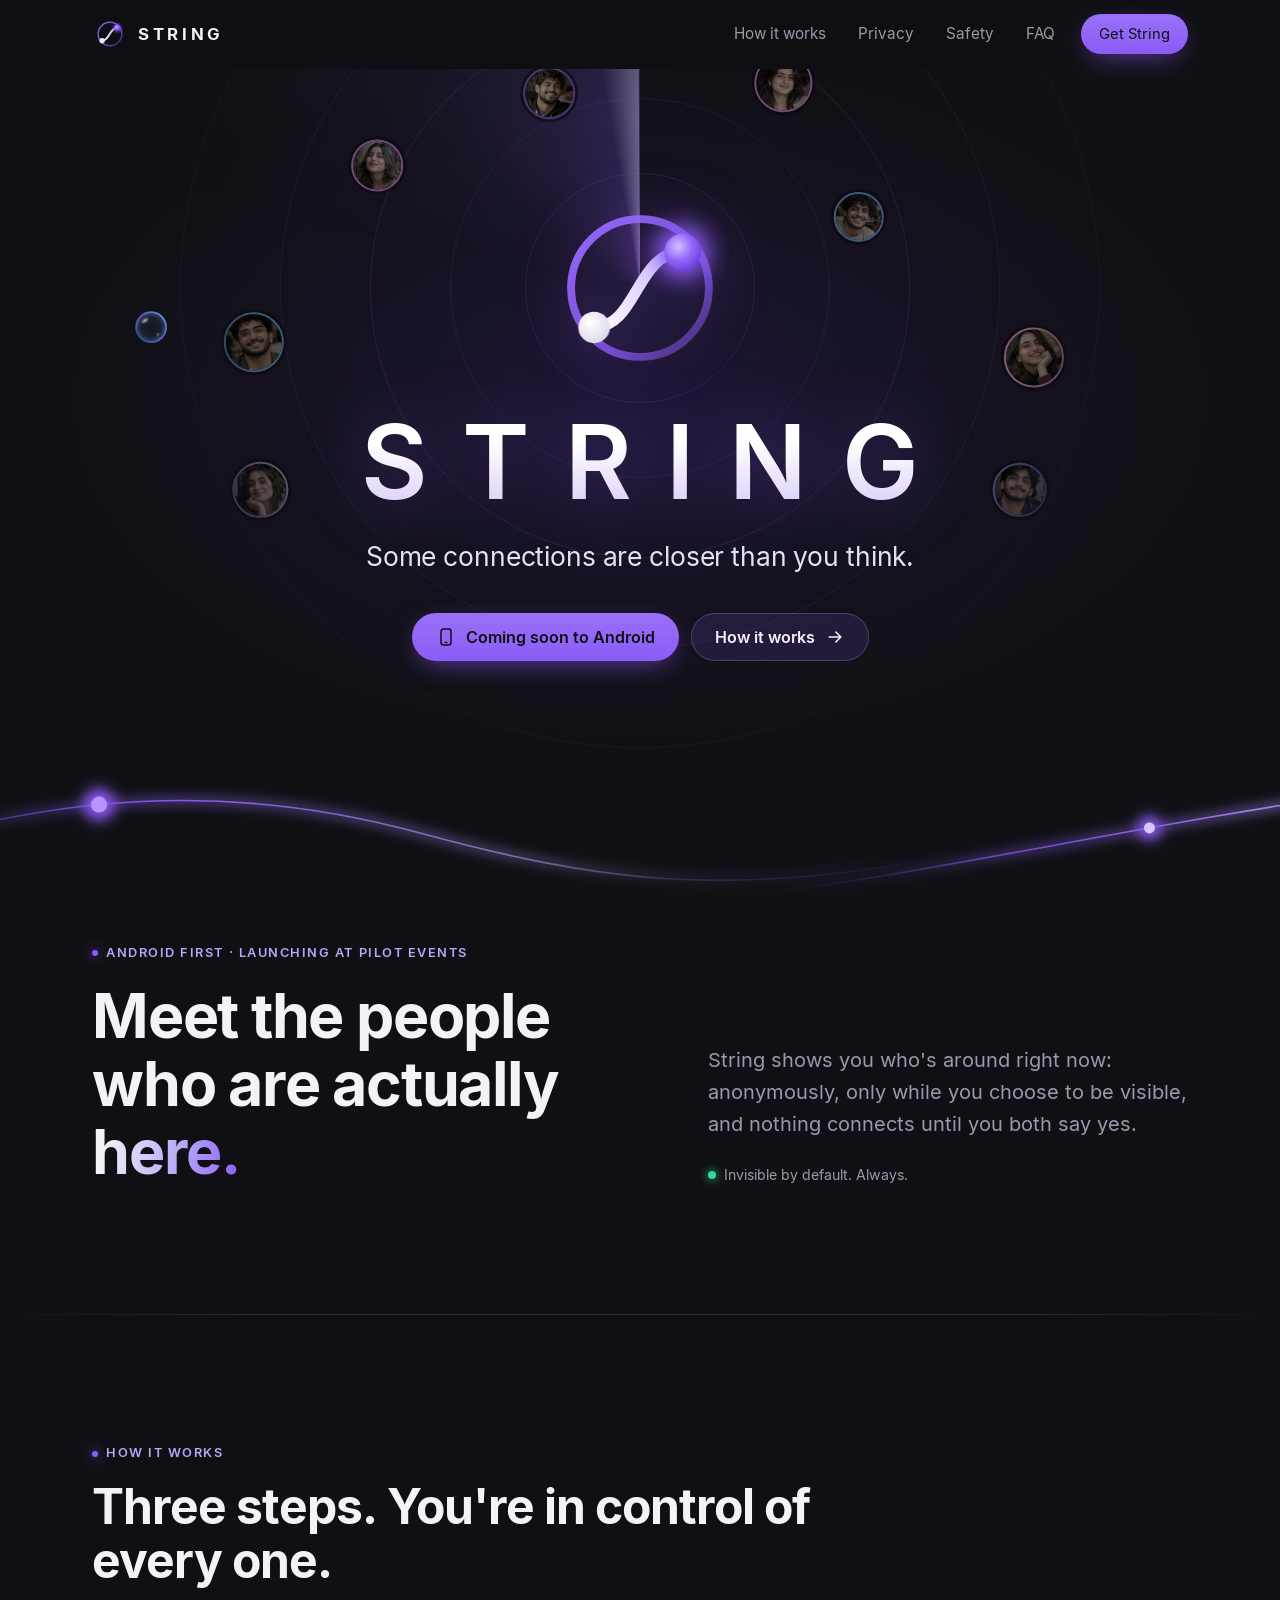
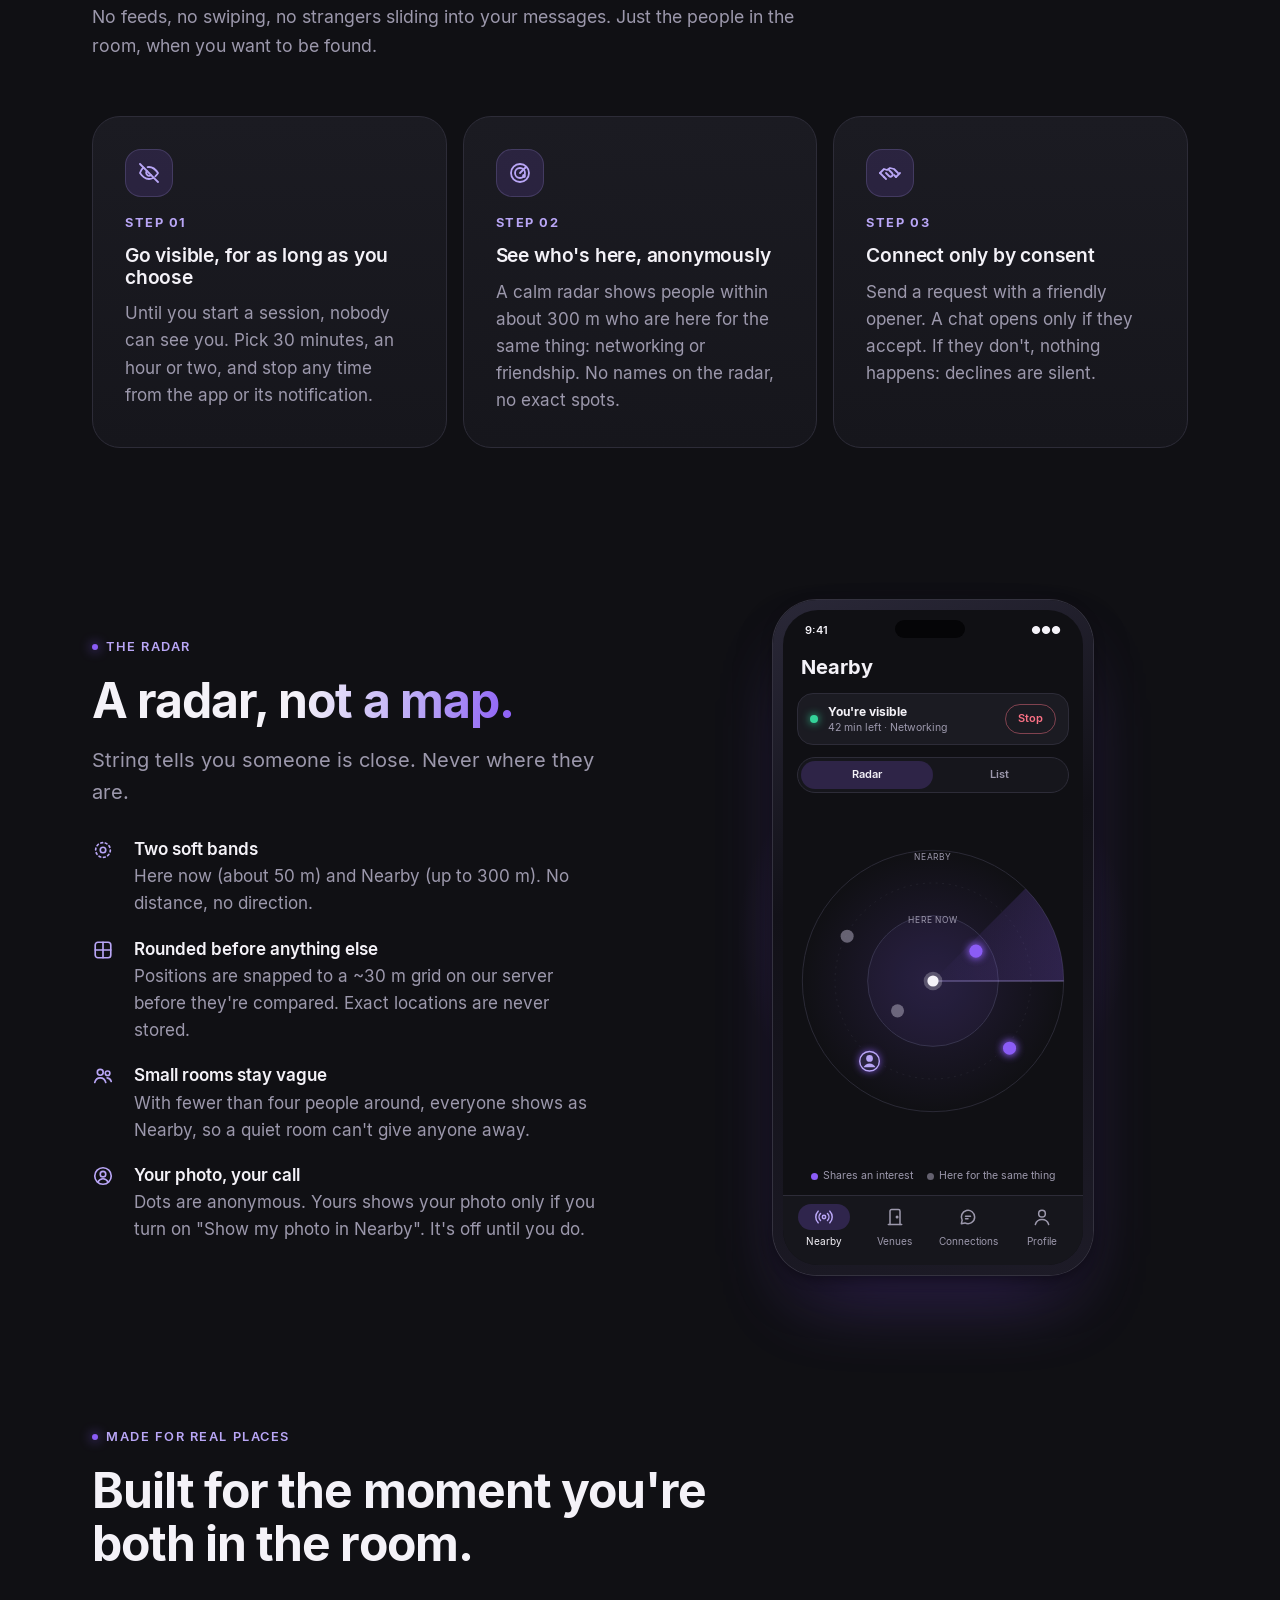
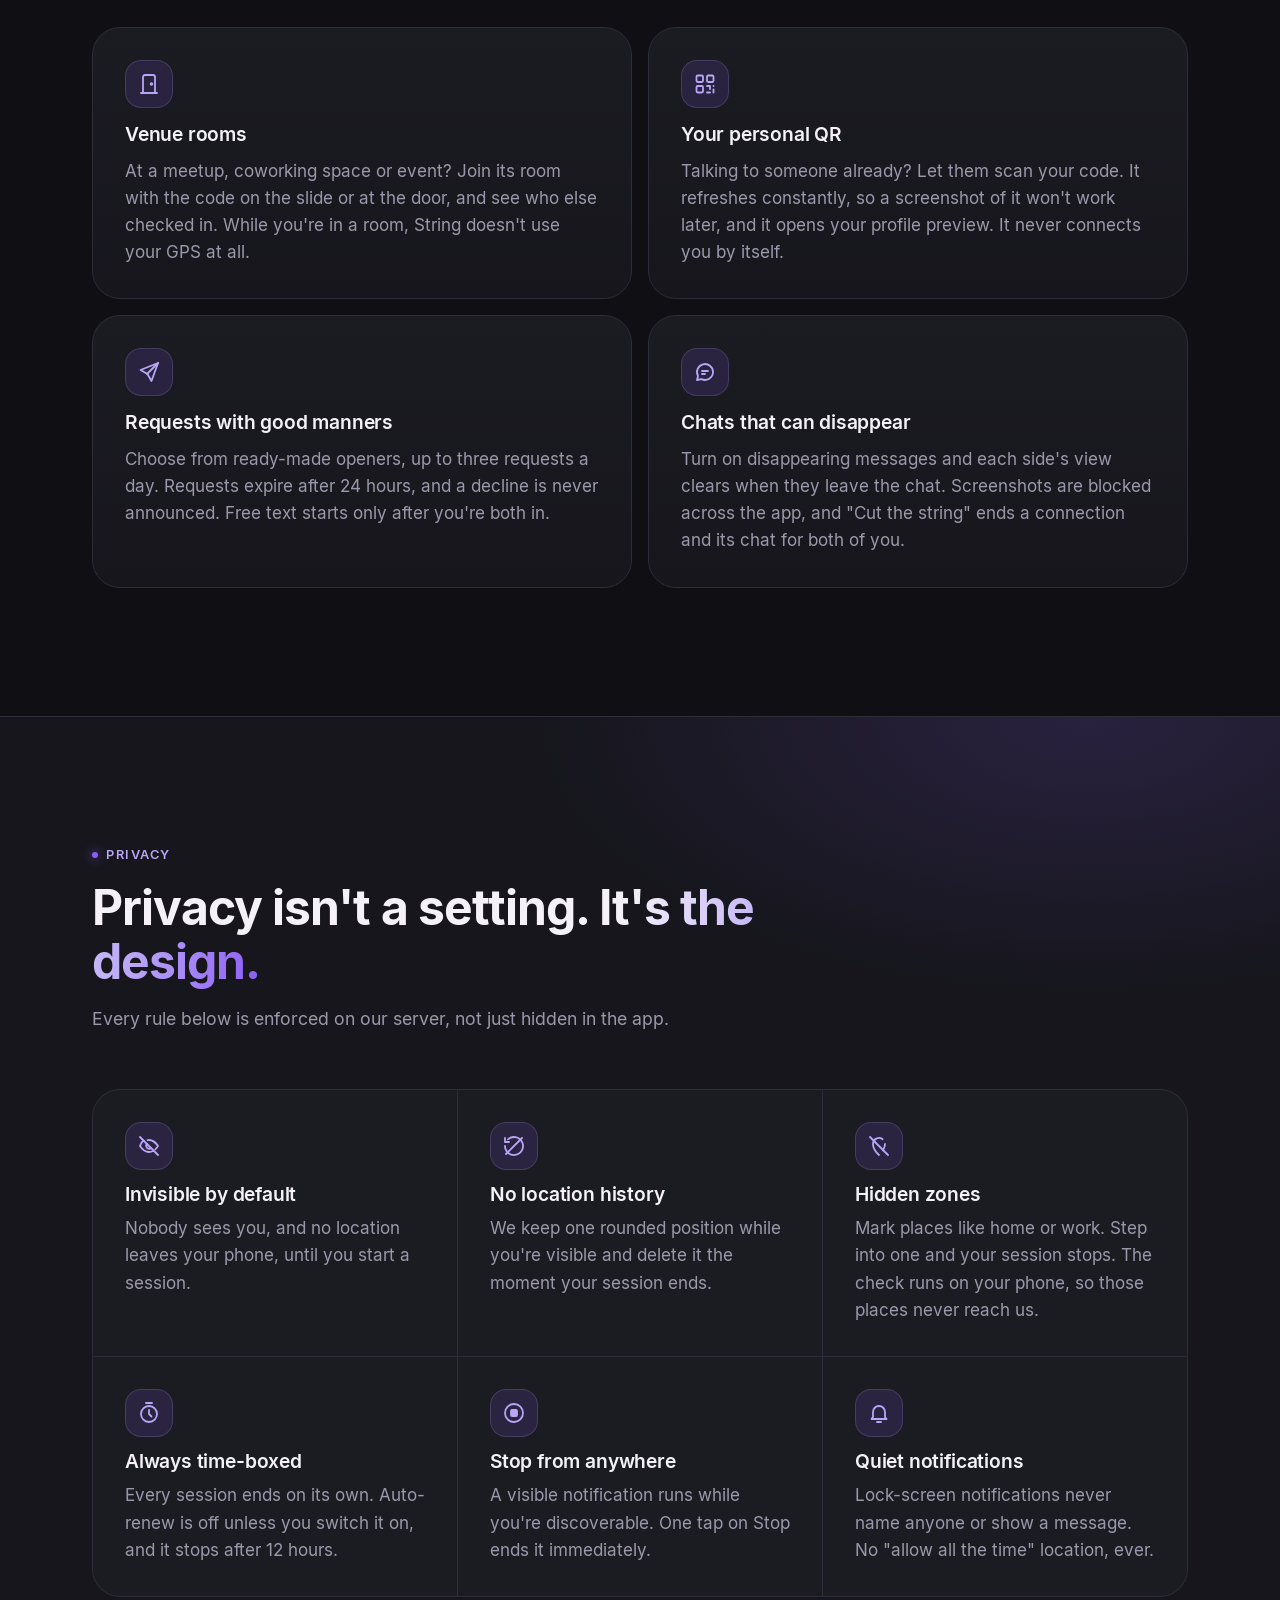
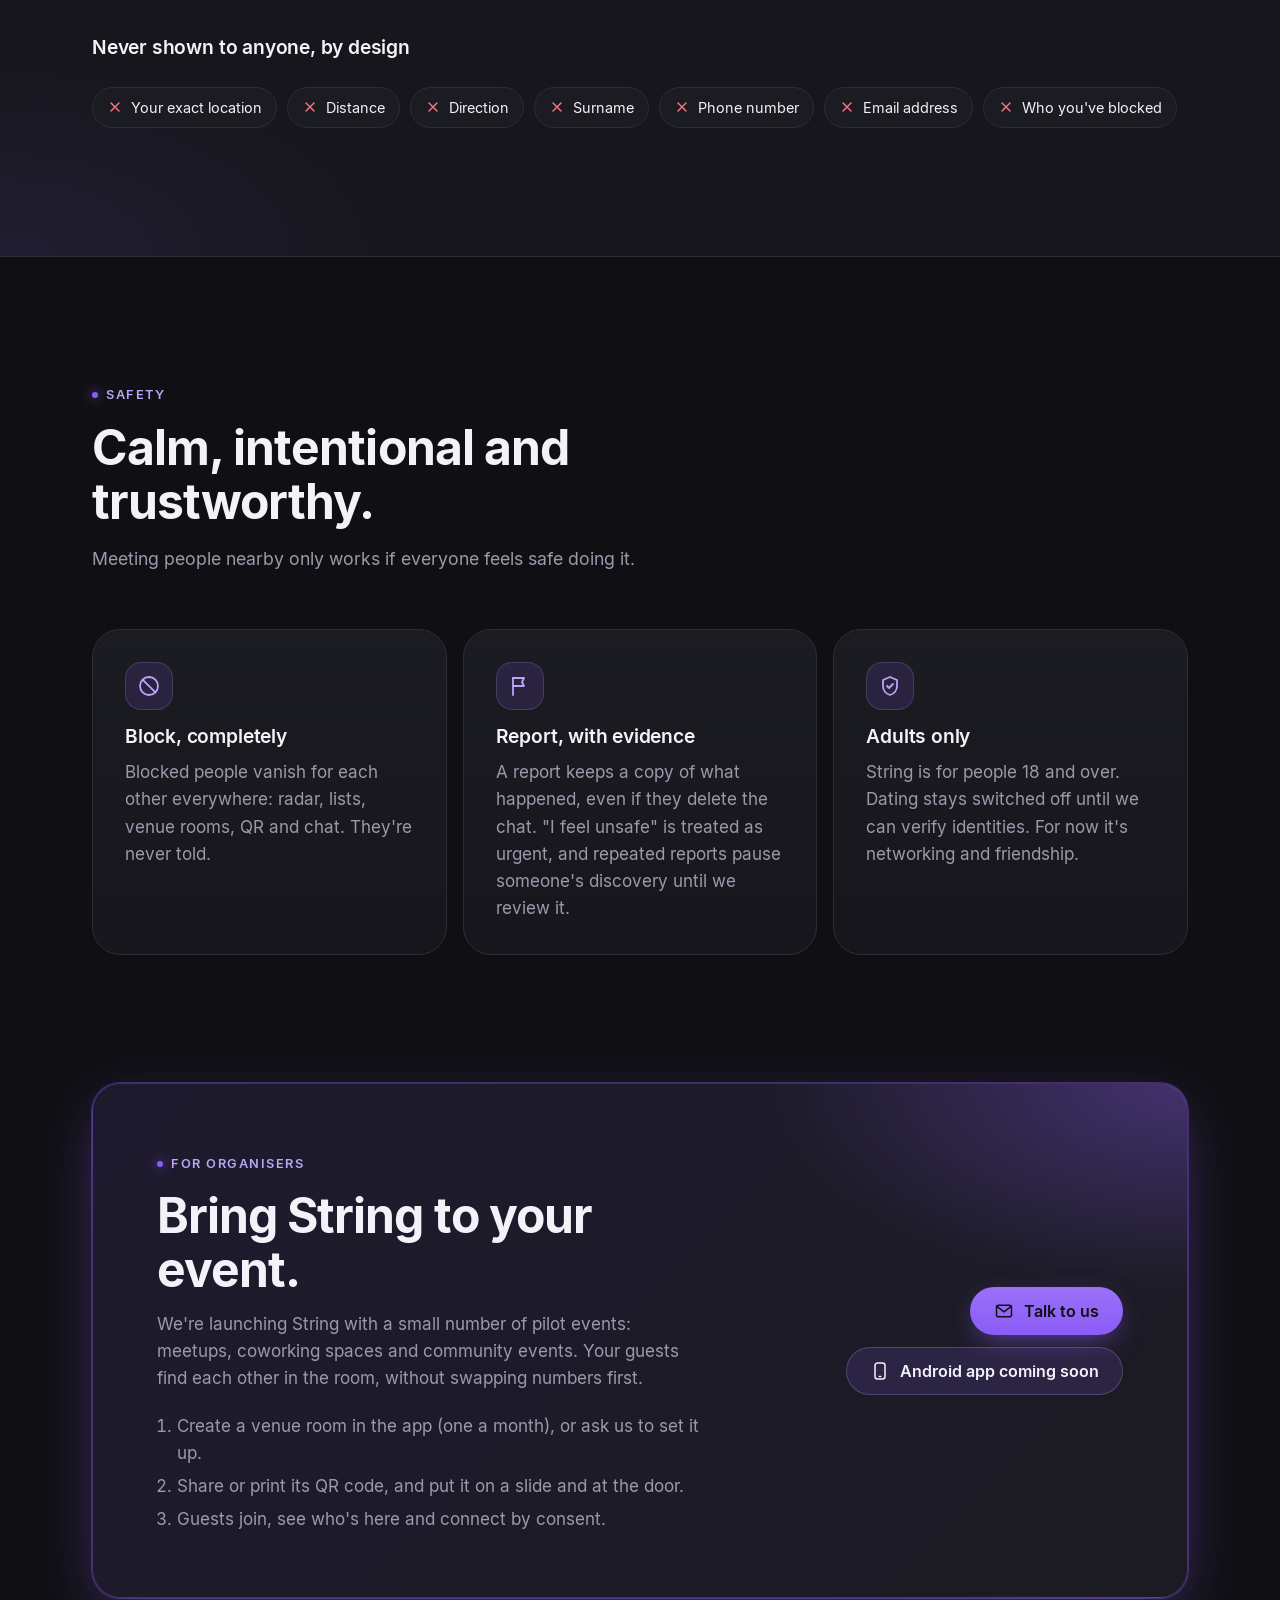
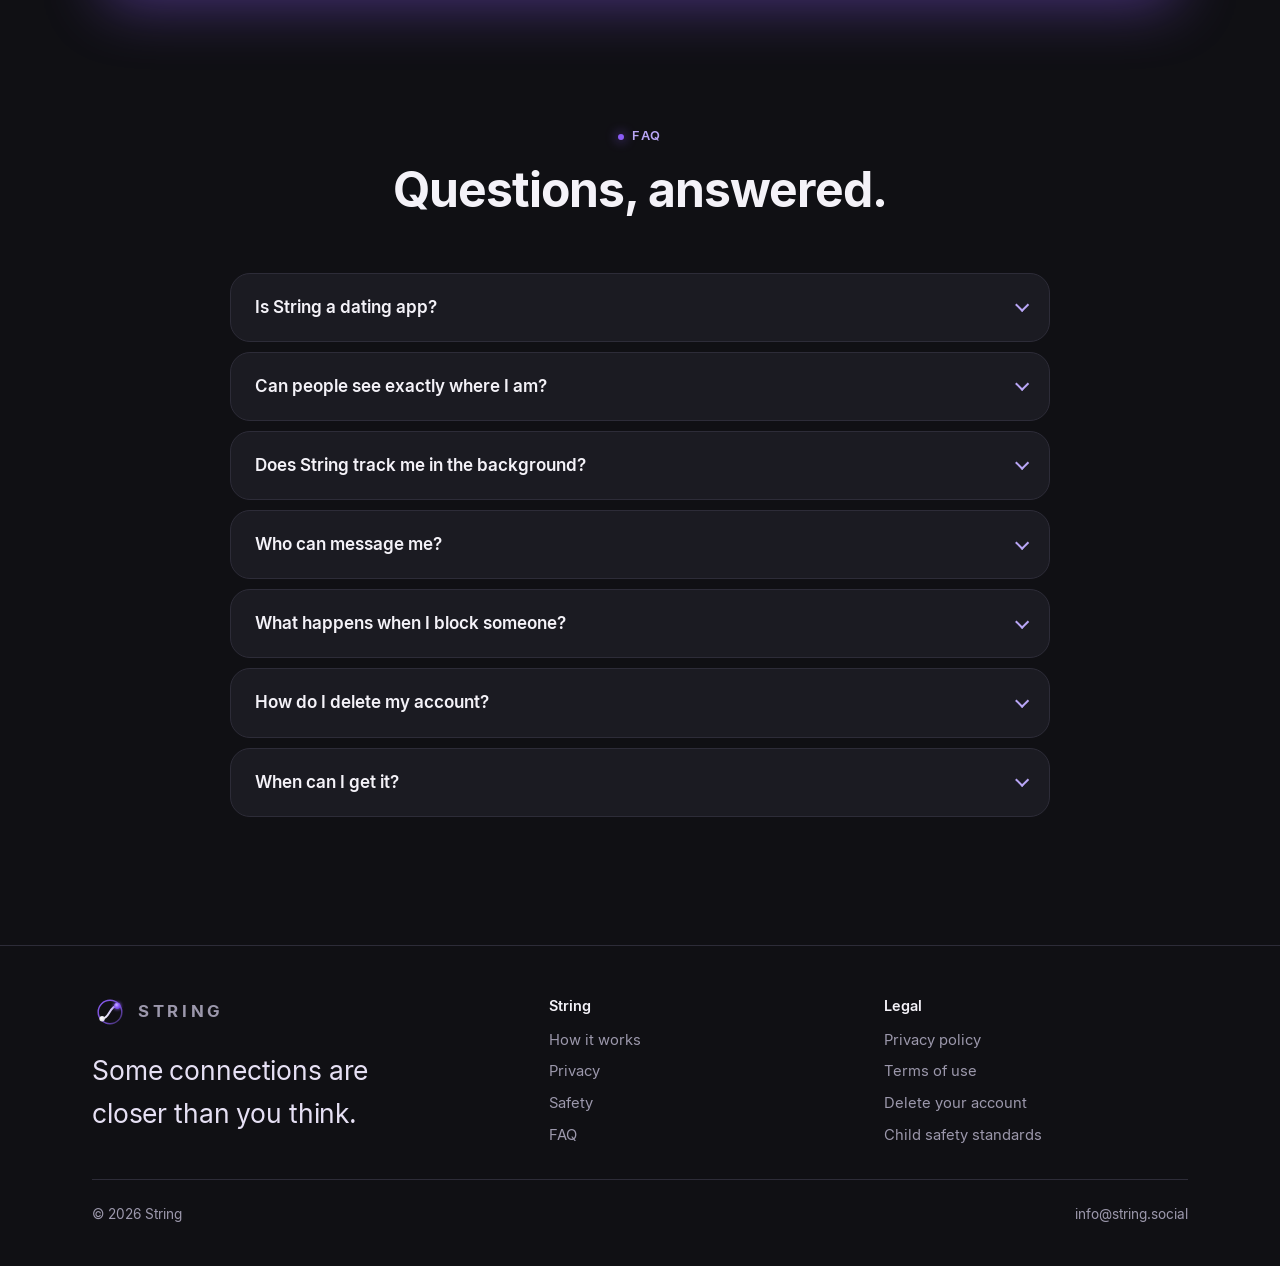
<file: index.html>
<!doctype html>
<html lang="en">
<head>
  <meta charset="utf-8">
  <meta name="viewport" content="width=device-width, initial-scale=1">
  <title>String · Meet the people who are actually here</title>
  <meta name="description" content="String shows you who's around right now: anonymously, only while you choose to be visible, and nothing connects until you both say yes.">
  <meta name="theme-color" content="#101014">
  <meta property="og:type" content="website">
  <meta property="og:title" content="String · Some connections are closer than you think">
  <meta property="og:description" content="Meet the people who are actually here. Invisible by default, anonymous on the radar, connected only by consent.">
  <meta property="og:image" content="assets/img/og.png">
  <meta name="twitter:card" content="summary_large_image">
  <link rel="icon" type="image/svg+xml" href="assets/img/logo.svg">
  <link rel="icon" type="image/png" sizes="32x32" href="assets/img/icon-32.png">
  <link rel="apple-touch-icon" href="assets/img/icon-180.png">
  <link rel="preload" href="assets/fonts/Inter-Bold.ttf" as="font" type="font/ttf" crossorigin>
  <link rel="stylesheet" href="assets/css/site.css?v=20261117b">
  <script>document.documentElement.classList.add("js");</script>
</head>
<body>
<a class="skip" href="#main">Skip to content</a>

<!-- Icons (stroke icons, 24 px grid) -->
<svg width="0" height="0" style="position:absolute" aria-hidden="true">
  <defs>
    <symbol id="i-eye-off" viewBox="0 0 24 24" fill="none" stroke="currentColor" stroke-width="1.8" stroke-linecap="round" stroke-linejoin="round"><path d="M3 3l18 18"/><path d="M10.6 6.1A9.7 9.7 0 0 1 12 6c5 0 9 6 9 6a17 17 0 0 1-2.7 3.3"/><path d="M6.5 6.6C4.3 8.2 3 12 3 12s4 6 9 6c1.5 0 2.9-.4 4.1-1"/><path d="M9.9 9.9a3 3 0 0 0 4.2 4.2"/></symbol>
    <symbol id="i-radar" viewBox="0 0 24 24" fill="none" stroke="currentColor" stroke-width="1.8" stroke-linecap="round" stroke-linejoin="round"><circle cx="12" cy="12" r="9"/><circle cx="12" cy="12" r="5"/><path d="M12 12l6-6"/><circle cx="16" cy="15" r="1" fill="currentColor"/></symbol>
    <symbol id="i-handshake" viewBox="0 0 24 24" fill="none" stroke="currentColor" stroke-width="1.8" stroke-linecap="round" stroke-linejoin="round"><path d="M8 12l3 3a2 2 0 0 0 3-3l-3-3"/><path d="M2 12l4-4 3 1 3-2 4 1 4 4"/><path d="M6 16l2 2"/><path d="M16 14l2 2"/><path d="M2 12l4 4"/><path d="M22 12l-4 4"/></symbol>
    <symbol id="i-grid" viewBox="0 0 24 24" fill="none" stroke="currentColor" stroke-width="1.8" stroke-linecap="round" stroke-linejoin="round"><rect x="3.5" y="3.5" width="17" height="17" rx="3"/><path d="M3.5 12h17M12 3.5v17"/></symbol>
    <symbol id="i-rings" viewBox="0 0 24 24" fill="none" stroke="currentColor" stroke-width="1.8" stroke-linecap="round" stroke-linejoin="round"><circle cx="12" cy="12" r="3"/><circle cx="12" cy="12" r="8" stroke-dasharray="2 3"/></symbol>
    <symbol id="i-users" viewBox="0 0 24 24" fill="none" stroke="currentColor" stroke-width="1.8" stroke-linecap="round" stroke-linejoin="round"><circle cx="9" cy="8" r="3.2"/><path d="M3 19c.8-3 3.2-5 6-5s5.2 2 6 5"/><circle cx="17" cy="9" r="2.5"/><path d="M16.5 14c2.3.2 3.9 1.8 4.5 4"/></symbol>
    <symbol id="i-photo" viewBox="0 0 24 24" fill="none" stroke="currentColor" stroke-width="1.8" stroke-linecap="round" stroke-linejoin="round"><circle cx="12" cy="12" r="9"/><circle cx="12" cy="10" r="3"/><path d="M6.5 18.5c1.2-2.2 3.2-3.5 5.5-3.5s4.3 1.3 5.5 3.5"/></symbol>
    <symbol id="i-door" viewBox="0 0 24 24" fill="none" stroke="currentColor" stroke-width="1.8" stroke-linecap="round" stroke-linejoin="round"><path d="M4 21h16"/><path d="M6 21V5a2 2 0 0 1 2-2h8a2 2 0 0 1 2 2v16"/><circle cx="14.5" cy="12" r=".9" fill="currentColor"/></symbol>
    <symbol id="i-qr" viewBox="0 0 24 24" fill="none" stroke="currentColor" stroke-width="1.8" stroke-linecap="round" stroke-linejoin="round"><rect x="3.5" y="3.5" width="6.5" height="6.5" rx="1.2"/><rect x="14" y="3.5" width="6.5" height="6.5" rx="1.2"/><rect x="3.5" y="14" width="6.5" height="6.5" rx="1.2"/><path d="M14 14h3v3M20.5 14v.01M14 20.5h3M20.5 17.5v3"/></symbol>
    <symbol id="i-send" viewBox="0 0 24 24" fill="none" stroke="currentColor" stroke-width="1.8" stroke-linecap="round" stroke-linejoin="round"><path d="M21 3L10 14"/><path d="M21 3l-6.5 18-4-7-7-4z"/></symbol>
    <symbol id="i-chat" viewBox="0 0 24 24" fill="none" stroke="currentColor" stroke-width="1.8" stroke-linecap="round" stroke-linejoin="round"><path d="M20 12a8 8 0 0 1-11.6 7.1L4 20l1-4.1A8 8 0 1 1 20 12z"/><path d="M9 11h6M9 14h3"/></symbol>
    <symbol id="i-timer" viewBox="0 0 24 24" fill="none" stroke="currentColor" stroke-width="1.8" stroke-linecap="round" stroke-linejoin="round"><circle cx="12" cy="13" r="8"/><path d="M12 9v4l2.5 2.5M9 2h6"/></symbol>
    <symbol id="i-history" viewBox="0 0 24 24" fill="none" stroke="currentColor" stroke-width="1.8" stroke-linecap="round" stroke-linejoin="round"><path d="M3 12a9 9 0 1 0 3-6.7"/><path d="M3 4v4h4"/><path d="M4 20L20 4"/></symbol>
    <symbol id="i-pin-off" viewBox="0 0 24 24" fill="none" stroke="currentColor" stroke-width="1.8" stroke-linecap="round" stroke-linejoin="round"><path d="M12 21s-6-5.4-6-11a6 6 0 0 1 9.6-4.8M18 10c0 2.2-.9 4.4-2.1 6.2"/><path d="M3 3l18 18"/></symbol>
    <symbol id="i-stop" viewBox="0 0 24 24" fill="none" stroke="currentColor" stroke-width="1.8" stroke-linecap="round" stroke-linejoin="round"><circle cx="12" cy="12" r="9"/><rect x="9" y="9" width="6" height="6" rx="1" fill="currentColor"/></symbol>
    <symbol id="i-bell" viewBox="0 0 24 24" fill="none" stroke="currentColor" stroke-width="1.8" stroke-linecap="round" stroke-linejoin="round"><path d="M6 16V11a6 6 0 1 1 12 0v5l1.5 2h-15z"/><path d="M10 21h4"/></symbol>
    <symbol id="i-block" viewBox="0 0 24 24" fill="none" stroke="currentColor" stroke-width="1.8" stroke-linecap="round" stroke-linejoin="round"><circle cx="12" cy="12" r="9"/><path d="M5.6 5.6l12.8 12.8"/></symbol>
    <symbol id="i-flag" viewBox="0 0 24 24" fill="none" stroke="currentColor" stroke-width="1.8" stroke-linecap="round" stroke-linejoin="round"><path d="M5 21V4"/><path d="M5 4h11l-2 4 2 4H5"/></symbol>
    <symbol id="i-shield" viewBox="0 0 24 24" fill="none" stroke="currentColor" stroke-width="1.8" stroke-linecap="round" stroke-linejoin="round"><path d="M12 3l7 3v6c0 4.4-3 8-7 9-4-1-7-4.6-7-9V6z"/><path d="M9 12l2 2 4-4"/></symbol>
    <symbol id="i-x" viewBox="0 0 24 24" fill="none" stroke="currentColor" stroke-width="2.2" stroke-linecap="round"><path d="M6 6l12 12M18 6L6 18"/></symbol>
    <symbol id="i-phone" viewBox="0 0 24 24" fill="none" stroke="currentColor" stroke-width="1.8" stroke-linecap="round" stroke-linejoin="round"><rect x="6" y="2.5" width="12" height="19" rx="3"/><path d="M11 18.5h2"/></symbol>
    <symbol id="i-arrow" viewBox="0 0 24 24" fill="none" stroke="currentColor" stroke-width="1.8" stroke-linecap="round" stroke-linejoin="round"><path d="M5 12h14M13 6l6 6-6 6"/></symbol>
    <symbol id="i-mail" viewBox="0 0 24 24" fill="none" stroke="currentColor" stroke-width="1.8" stroke-linecap="round" stroke-linejoin="round"><rect x="3" y="5" width="18" height="14" rx="2.5"/><path d="M3.5 6.5L12 13l8.5-6.5"/></symbol>
    <symbol id="i-nearby" viewBox="0 0 24 24" fill="none" stroke="currentColor" stroke-width="1.8" stroke-linecap="round" stroke-linejoin="round"><circle cx="12" cy="12" r="2"/><path d="M7.8 7.8a6 6 0 0 0 0 8.4M16.2 7.8a6 6 0 0 1 0 8.4M5 5a10 10 0 0 0 0 14M19 5a10 10 0 0 1 0 14"/></symbol>
    <symbol id="i-person" viewBox="0 0 24 24" fill="none" stroke="currentColor" stroke-width="1.8" stroke-linecap="round" stroke-linejoin="round"><circle cx="12" cy="8" r="4"/><path d="M4 21c1.2-4 4.2-6 8-6s6.8 2 8 6"/></symbol>
  </defs>
</svg>

<header class="top">
  <div class="wrap">
    <a class="brand" href="./" aria-label="String home">
      <img src="assets/img/logo.svg" alt="" width="36" height="36">
      STRING
    </a>
    <nav class="nav" aria-label="Main">
      <a href="#how">How it works</a>
      <a href="#privacy">Privacy</a>
      <a href="#safety">Safety</a>
      <a href="#faq">FAQ</a>
      <a class="btn btn-filled" href="#get">Get String</a>
    </nav>
  </div>
</header>

<main id="main">

  <!-- Hero: the brand banner, drawn live (radar rings, a sweeping beam, people lighting up
       as it passes, strings drifting below). -->
  <section class="stage" aria-labelledby="hero-title">
    <!-- Soap bubbles that appear, drift and pop around the text (site.js); click to pop. -->
    <canvas class="bubbles" aria-hidden="true"></canvas>
    <svg class="waves" viewBox="0 0 1440 260" preserveAspectRatio="xMidYMax slice" aria-hidden="true">
      <defs>
        <linearGradient id="w-a" x1="0" y1="0" x2="1" y2="0">
          <stop offset="0" stop-color="#8B5CF6" stop-opacity="0"/>
          <stop offset=".25" stop-color="#8B5CF6" stop-opacity=".9"/>
          <stop offset=".7" stop-color="#B9A6F6" stop-opacity=".55"/>
          <stop offset="1" stop-color="#8B5CF6" stop-opacity="0"/>
        </linearGradient>
        <linearGradient id="w-b" x1="0" y1="0" x2="1" y2="0">
          <stop offset="0" stop-color="#8B5CF6" stop-opacity="0"/>
          <stop offset=".5" stop-color="#8B5CF6" stop-opacity=".8"/>
          <stop offset="1" stop-color="#C4B0FF" stop-opacity=".9"/>
        </linearGradient>
        <filter id="w-glow" x="-10%" y="-50%" width="120%" height="200%"><feGaussianBlur stdDeviation="6"/></filter>
        <filter id="w-orb" x="-2" y="-2" width="5" height="5"><feGaussianBlur stdDeviation="7"/></filter>
        <path id="w-path-a" d="M-40 214 C 160 150, 330 150, 500 196 S 800 262, 1010 222"/>
        <path id="w-path-b" d="M800 262 C 1010 238, 1190 192, 1480 150"/>
      </defs>
      <use href="#w-path-a" fill="none" stroke="url(#w-a)" stroke-width="7" filter="url(#w-glow)" opacity=".7"/>
      <use href="#w-path-a" fill="none" stroke="url(#w-a)" stroke-width="1.6"/>
      <use href="#w-path-b" fill="none" stroke="url(#w-b)" stroke-width="7" filter="url(#w-glow)" opacity=".7"/>
      <use href="#w-path-b" fill="none" stroke="url(#w-b)" stroke-width="1.6"/>
      <g>
        <circle r="16" fill="#8B5CF6" filter="url(#w-orb)"/>
        <circle r="8" fill="#B794FF"/>
        <animateMotion dur="14s" repeatCount="indefinite" rotate="0"><mpath href="#w-path-a"/></animateMotion>
      </g>
      <g>
        <circle r="12" fill="#8B5CF6" filter="url(#w-orb)"/>
        <circle r="5.5" fill="#D6C8FF"/>
        <animateMotion dur="11s" begin="-4s" repeatCount="indefinite" rotate="0"><mpath href="#w-path-b"/></animateMotion>
      </g>
    </svg>

    <div class="stage-content">
      <div class="mark-wrap">
        <div class="stage-art" aria-hidden="true">
          <span class="ring" style="--d:230px"></span>
          <span class="ring" style="--d:380px"></span>
          <span class="ring" style="--d:540px"></span>
          <span class="ring" style="--d:720px"></span>
          <span class="ring" style="--d:920px"></span>
          <span class="beam"></span>
          <!-- Strings reaching out from the logo to someone, one every 3 s (12 s cycle).
               Coordinates in the 1200 px art box; the logo's centre is (600, 600). -->
          <svg class="links" viewBox="0 0 1200 1200">
            <defs>
              <linearGradient id="l-1" gradientUnits="userSpaceOnUse" x1="676" y1="575" x2="791" y2="538"><stop offset="0" stop-color="#F4F2F8"/><stop offset="1" stop-color="#60A5FA"/></linearGradient>
              <linearGradient id="l-2" gradientUnits="userSpaceOnUse" x1="528" y1="566" x2="364" y2="490"><stop offset="0" stop-color="#F4F2F8"/><stop offset="1" stop-color="#E879F9"/></linearGradient>
              <linearGradient id="l-3" gradientUnits="userSpaceOnUse" x1="646" y1="535" x2="725" y2="422"><stop offset="0" stop-color="#F4F2F8"/><stop offset="1" stop-color="#E879F9"/></linearGradient>
              <linearGradient id="l-4" gradientUnits="userSpaceOnUse" x1="566" y1="528" x2="522" y2="432"><stop offset="0" stop-color="#F4F2F8"/><stop offset="1" stop-color="#8B5CF6"/></linearGradient>
              <filter id="l-glow" x="-20%" y="-20%" width="140%" height="140%"><feGaussianBlur stdDeviation="4"/></filter>
            </defs>
            <g style="--d:0s"><path class="glow" d="M676 575 Q740 577 791 538" stroke="#60A5FA" pathLength="1" filter="url(#l-glow)"/><path d="M676 575 Q740 577 791 538" stroke="url(#l-1)" pathLength="1"/></g>
            <g style="--d:-9s"><path class="glow" d="M528 566 Q460 499 364 490" stroke="#E879F9" pathLength="1" filter="url(#l-glow)"/><path d="M528 566 Q460 499 364 490" stroke="url(#l-2)" pathLength="1"/></g>
            <g style="--d:-6s"><path class="glow" d="M646 535 Q705 493 725 422" stroke="#E879F9" pathLength="1" filter="url(#l-glow)"/><path d="M646 535 Q705 493 725 422" stroke="url(#l-3)" pathLength="1"/></g>
            <g style="--d:-3s"><path class="glow" d="M566 528 Q561 472 522 432" stroke="#8B5CF6" pathLength="1" filter="url(#l-glow)"/><path d="M566 528 Q561 472 522 432" stroke="url(#l-4)" pathLength="1"/></g>
          </svg>
          <!-- The same strings for phones, where the people sit in a tight arc above the logo. -->
          <svg class="links m" viewBox="0 0 1200 1200">
            <defs>
              <linearGradient id="lm-1" gradientUnits="userSpaceOnUse" x1="680" y1="511" x2="717" y2="470"><stop offset="0" stop-color="#F4F2F8"/><stop offset="1" stop-color="#60A5FA"/></linearGradient>
              <linearGradient id="lm-2" gradientUnits="userSpaceOnUse" x1="520" y1="511" x2="463" y2="448"><stop offset="0" stop-color="#F4F2F8"/><stop offset="1" stop-color="#E879F9"/></linearGradient>
              <linearGradient id="lm-3" gradientUnits="userSpaceOnUse" x1="629" y1="484" x2="650" y2="401"><stop offset="0" stop-color="#F4F2F8"/><stop offset="1" stop-color="#E879F9"/></linearGradient>
              <linearGradient id="lm-4" gradientUnits="userSpaceOnUse" x1="571" y1="484" x2="558" y2="430"><stop offset="0" stop-color="#F4F2F8"/><stop offset="1" stop-color="#8B5CF6"/></linearGradient>
            </defs>
            <g style="--d:0s"><path class="glow" d="M680 511 Q706 497 717 470" stroke="#60A5FA" pathLength="1" filter="url(#l-glow)"/><path d="M680 511 Q706 497 717 470" stroke="url(#lm-1)" pathLength="1"/></g>
            <g style="--d:-9s"><path class="glow" d="M520 511 Q503 469 463 448" stroke="#E879F9" pathLength="1" filter="url(#l-glow)"/><path d="M520 511 Q503 469 463 448" stroke="url(#lm-2)" pathLength="1"/></g>
            <g style="--d:-6s"><path class="glow" d="M629 484 Q654 446 650 401" stroke="#E879F9" pathLength="1" filter="url(#l-glow)"/><path d="M629 484 Q654 446 650 401" stroke="url(#lm-3)" pathLength="1"/></g>
            <g style="--d:-3s"><path class="glow" d="M571 484 Q574 455 558 430" stroke="#8B5CF6" pathLength="1" filter="url(#l-glow)"/><path d="M571 484 Q574 455 558 430" stroke="url(#lm-4)" pathLength="1"/></g>
          </svg>
          <!-- People (made-up, AI-generated): --a angle from the top, --r distance, --s size,
               --c ring colour, --d = a/360*6s - 6s so each lights up as the beam reaches it.
               --l (on the four the strings reach) times the ring that pulses when it arrives.
               --am, --rm, --dm: the same on phones (a tight arc above the logo). -->
          <span class="face" style="--a:335deg;--r:215px;--s:52px;--c:#8B5CF6;--d:-0.42s;--l:-3s;--am:346deg;--rm:205px;--dm:-0.23s"><span><img src="assets/img/faces/01.jpg" alt=""><b></b></span></span>
          <span class="face" style="--a:35deg;--r:250px;--s:58px;--c:#E879F9;--d:-5.42s;--l:-6s;--am:14deg;--rm:235px;--dm:-5.77s"><span><img src="assets/img/faces/02.jpg" alt=""><b></b></span></span>
          <span class="face" style="--a:72deg;--r:230px;--s:50px;--c:#60A5FA;--d:-4.8s;--l:0s;--am:42deg;--rm:205px;--dm:-5.3s"><span><img src="assets/img/faces/03.jpg" alt=""><b></b></span></span>
          <span class="face" style="--a:100deg;--r:400px;--s:60px;--c:#F9A8D4;--d:-4.33s;--am:70deg;--rm:235px;--dm:-4.83s"><span><img src="assets/img/faces/04.jpg" alt=""></span></span>
          <span class="face" style="--a:118deg;--r:430px;--s:54px;--c:#818CF8;--d:-4.03s;--am:98deg;--rm:205px;--dm:-4.37s"><span><img src="assets/img/faces/05.jpg" alt=""></span></span>
          <span class="face" style="--a:242deg;--r:430px;--s:56px;--c:#B9A6F6;--d:-1.97s;--am:262deg;--rm:230px;--dm:-1.63s"><span><img src="assets/img/faces/06.jpg" alt=""></span></span>
          <span class="face" style="--a:262deg;--r:390px;--s:60px;--c:#60A5FA;--d:-1.63s;--am:290deg;--rm:205px;--dm:-1.17s"><span><img src="assets/img/faces/07.jpg" alt=""></span></span>
          <span class="face" style="--a:295deg;--r:290px;--s:52px;--c:#E879F9;--d:-1.08s;--l:-9s;--am:318deg;--rm:235px;--dm:-0.7s"><span><img src="assets/img/faces/08.jpg" alt=""><b></b></span></span>
          <span class="blip" style="--a:15deg;--r:390px;--d:-5.75s;--c:#E9E4F5;--s:8px"><i></i></span>
          <span class="blip" style="--a:315deg;--r:420px;--d:-0.75s;--s:8px"><i></i></span>
        </div>
        <svg class="mark" viewBox="0 0 64 64" aria-hidden="true">
          <defs>
            <linearGradient id="m-ring" x1="10" y1="10" x2="54" y2="54" gradientUnits="userSpaceOnUse">
              <stop offset="0" stop-color="#9B6CFF"/>
              <stop offset=".6" stop-color="#8B5CF6" stop-opacity=".8"/>
              <stop offset="1" stop-color="#8B5CF6" stop-opacity=".3"/>
            </linearGradient>
            <linearGradient id="m-thread" x1="18" y1="44" x2="46" y2="20" gradientUnits="userSpaceOnUse">
              <stop offset="0" stop-color="#FFFFFF"/>
              <stop offset="1" stop-color="#C4B0FF"/>
            </linearGradient>
            <radialGradient id="m-violet" cx=".38" cy=".35" r=".7">
              <stop offset="0" stop-color="#D2C2FF"/>
              <stop offset=".55" stop-color="#9467FA"/>
              <stop offset="1" stop-color="#6D3FE0"/>
            </radialGradient>
            <radialGradient id="m-white" cx=".38" cy=".35" r=".7">
              <stop offset="0" stop-color="#FFFFFF"/>
              <stop offset="1" stop-color="#DCD6EA"/>
            </radialGradient>
            <filter id="m-glow" x="-1" y="-1" width="3" height="3"><feGaussianBlur stdDeviation="3.2"/></filter>
          </defs>
          <circle class="mark-ring" cx="32" cy="32" r="21" fill="none" stroke="url(#m-ring)" stroke-width="2.4" pathLength="1"/>
          <path class="mark-thread" d="M18 44 C 31 44, 31 21, 45 21" fill="none" stroke="url(#m-thread)" stroke-width="3.4" stroke-linecap="round" pathLength="1"/>
          <circle class="mark-halo" cx="45" cy="21" r="8" fill="#8B5CF6" filter="url(#m-glow)"/>
          <circle class="mark-orb" cx="45" cy="21" r="5.6" fill="url(#m-violet)"/>
          <circle class="mark-dot" cx="18" cy="44" r="4.8" fill="url(#m-white)"/>
        </svg>
      </div>

      <h1 id="hero-title" class="wordmark">STRING</h1>
      <p class="tagline">Some connections are closer than you think.</p>
      <div class="actions">
        <a class="btn btn-filled" href="#get"><svg><use href="#i-phone"/></svg>Coming soon to Android</a>
        <a class="btn btn-tonal" href="#how">How it works<svg><use href="#i-arrow"/></svg></a>
      </div>
    </div>
  </section>

  <!-- Intro -->
  <section class="intro">
    <div class="wrap">
      <div class="hero-copy">
        <div class="reveal">
          <span class="eyebrow">Android first · launching at pilot events</span>
          <h2 class="intro-title">Meet the people who are actually <span class="gradient-text">here.</span></h2>
        </div>
        <div class="hero-side reveal">
          <p class="lead">String shows you who's around right now: anonymously, only while you choose to be visible, and nothing connects until you both say yes.</p>
          <p class="note"><span class="dot" aria-hidden="true"></span>Invisible by default. Always.</p>
        </div>
      </div>
    </div>
  </section>

  <div class="divider" role="presentation"></div>

  <!-- How it works -->
  <section class="section" id="how">
    <div class="wrap">
      <div class="section-head reveal">
        <span class="eyebrow">How it works</span>
        <h2>Three steps. You're in control of every one.</h2>
        <p>No feeds, no swiping, no strangers sliding into your messages. Just the people in the room, when you want to be found.</p>
      </div>
      <div class="grid grid-3">
        <article class="card reveal">
          <div class="icon"><svg><use href="#i-eye-off"/></svg></div>
          <span class="step-no">STEP 01</span>
          <h3>Go visible, for as long as you choose</h3>
          <p>Until you start a session, nobody can see you. Pick 30 minutes, an hour or two, and stop any time from the app or its notification.</p>
        </article>
        <article class="card reveal">
          <div class="icon"><svg><use href="#i-radar"/></svg></div>
          <span class="step-no">STEP 02</span>
          <h3>See who's here, anonymously</h3>
          <p>A calm radar shows people within about 300 m who are here for the same thing: networking or friendship. No names on the radar, no exact spots.</p>
        </article>
        <article class="card reveal">
          <div class="icon"><svg><use href="#i-handshake"/></svg></div>
          <span class="step-no">STEP 03</span>
          <h3>Connect only by consent</h3>
          <p>Send a request with a friendly opener. A chat opens only if they accept. If they don't, nothing happens: declines are silent.</p>
        </article>
      </div>
    </div>
  </section>

  <!-- Radar showcase -->
  <section class="section" style="padding-top:0">
    <div class="wrap showcase">
      <div class="reveal">
        <span class="eyebrow">The radar</span>
        <h2 style="margin-top:16px">A radar, <span class="gradient-text">not a map.</span></h2>
        <p class="lead" style="margin-top:16px">String tells you someone is close. Never where they are.</p>
        <ul class="points">
          <li><svg><use href="#i-rings"/></svg><div><b>Two soft bands</b><span>Here now (about 50 m) and Nearby (up to 300 m). No distance, no direction.</span></div></li>
          <li><svg><use href="#i-grid"/></svg><div><b>Rounded before anything else</b><span>Positions are snapped to a ~30 m grid on our server before they're compared. Exact locations are never stored.</span></div></li>
          <li><svg><use href="#i-users"/></svg><div><b>Small rooms stay vague</b><span>With fewer than four people around, everyone shows as Nearby, so a quiet room can't give anyone away.</span></div></li>
          <li><svg><use href="#i-photo"/></svg><div><b>Your photo, your call</b><span>Dots are anonymous. Yours shows your photo only if you turn on "Show my photo in Nearby". It's off until you do.</span></div></li>
        </ul>
      </div>

      <div class="phone-stage reveal" aria-hidden="true">
        <div class="phone">
          <div class="screen">
            <div class="status"><span>9:41</span><i></i><span>●●●</span></div>
            <div class="app-title">Nearby</div>
            <div class="session">
              <span class="live"></span>
              <div><b>You're visible</b><small>42 min left · Networking</small></div>
              <em>Stop</em>
            </div>
            <div class="seg"><span class="on">Radar</span><span>List</span></div>
            <div class="radar">
              <svg viewBox="0 0 300 300">
                <defs>
                  <radialGradient id="rg-bg" cx="50%" cy="50%" r="50%">
                    <stop offset="0" stop-color="#8B5CF6" stop-opacity=".16"/>
                    <stop offset="1" stop-color="#8B5CF6" stop-opacity="0"/>
                  </radialGradient>
                  <linearGradient id="rg-sweep" x1="0" y1="0" x2="1" y2="0">
                    <stop offset="0" stop-color="#8B5CF6" stop-opacity="0"/>
                    <stop offset="1" stop-color="#8B5CF6" stop-opacity=".45"/>
                  </linearGradient>
                  <filter id="rg-glow" x="-1" y="-1" width="3" height="3"><feGaussianBlur stdDeviation="4"/></filter>
                </defs>
                <circle cx="150" cy="150" r="140" fill="url(#rg-bg)"/>
                <circle cx="150" cy="150" r="140" fill="none" stroke="#2D2C38"/>
                <circle cx="150" cy="150" r="70" fill="rgba(139,92,246,.05)" stroke="#3a3650"/>
                <circle cx="150" cy="150" r="105" fill="none" stroke="#24232e" stroke-dasharray="2 5"/>
                <text x="150" y="88" text-anchor="middle" fill="#9C98AC" font-size="9" font-family="Inter" letter-spacing="1">HERE NOW</text>
                <text x="150" y="20" text-anchor="middle" fill="#9C98AC" font-size="9" font-family="Inter" letter-spacing="1">NEARBY</text>
                <g class="sweep">
                  <path d="M150 150 L290 150 A140 140 0 0 0 249 51 Z" fill="url(#rg-sweep)" opacity=".55"/>
                  <line x1="150" y1="150" x2="290" y2="150" stroke="#B9A6F6" stroke-opacity=".6"/>
                </g>
                <!-- people (anonymous): violet shares an interest, grey does not -->
                <g class="ping" style="animation-delay:-.4s"><circle cx="196" cy="118" r="9" fill="#8B5CF6" filter="url(#rg-glow)" opacity=".8"/><circle cx="196" cy="118" r="7" fill="#8B5CF6"/></g>
                <g class="ping" style="animation-delay:-2.2s"><circle cx="112" cy="182" r="7" fill="#9C98AC" opacity=".6"/></g>
                <g class="ping" style="animation-delay:-3.6s"><circle cx="232" cy="222" r="9" fill="#8B5CF6" filter="url(#rg-glow)" opacity=".8"/><circle cx="232" cy="222" r="7" fill="#8B5CF6"/></g>
                <g class="ping" style="animation-delay:-5s"><circle cx="58" cy="102" r="7" fill="#9C98AC" opacity=".6"/></g>
                <g class="ping" style="animation-delay:-1.4s">
                  <circle cx="82" cy="236" r="12" fill="#8B5CF6" filter="url(#rg-glow)" opacity=".6"/>
                  <circle cx="82" cy="236" r="10.5" fill="#2a2440" stroke="#B9A6F6" stroke-width="1.5"/>
                  <circle cx="82" cy="233" r="3.6" fill="#B9A6F6"/>
                  <path d="M75.5 242.5c1.4-2.6 3.8-4 6.5-4s5.1 1.4 6.5 4" fill="#B9A6F6"/>
                </g>
                <!-- you -->
                <circle cx="150" cy="150" r="10" fill="#F4F2F8" opacity=".25"/>
                <circle cx="150" cy="150" r="6" fill="#F4F2F8"/>
              </svg>
            </div>
            <div class="legend"><span><i></i>Shares an interest</span><span><i class="n"></i>Here for the same thing</span></div>
            <div class="tabs">
              <span class="on"><span class="pill"><svg><use href="#i-nearby"/></svg></span>Nearby</span>
              <span><span class="pill"><svg><use href="#i-door"/></svg></span>Venues</span>
              <span><span class="pill"><svg><use href="#i-chat"/></svg></span>Connections</span>
              <span><span class="pill"><svg><use href="#i-person"/></svg></span>Profile</span>
            </div>
          </div>
        </div>
      </div>
    </div>
  </section>

  <!-- Ways to meet -->
  <section class="section" style="padding-top:0">
    <div class="wrap">
      <div class="section-head reveal">
        <span class="eyebrow">Made for real places</span>
        <h2>Built for the moment you're both in the room.</h2>
      </div>
      <div class="grid grid-2">
        <article class="card reveal">
          <div class="icon"><svg><use href="#i-door"/></svg></div>
          <h3>Venue rooms</h3>
          <p>At a meetup, coworking space or event? Join its room with the code on the slide or at the door, and see who else checked in. While you're in a room, String doesn't use your GPS at all.</p>
        </article>
        <article class="card reveal">
          <div class="icon"><svg><use href="#i-qr"/></svg></div>
          <h3>Your personal QR</h3>
          <p>Talking to someone already? Let them scan your code. It refreshes constantly, so a screenshot of it won't work later, and it opens your profile preview. It never connects you by itself.</p>
        </article>
        <article class="card reveal">
          <div class="icon"><svg><use href="#i-send"/></svg></div>
          <h3>Requests with good manners</h3>
          <p>Choose from ready-made openers, up to three requests a day. Requests expire after 24 hours, and a decline is never announced. Free text starts only after you're both in.</p>
        </article>
        <article class="card reveal">
          <div class="icon"><svg><use href="#i-chat"/></svg></div>
          <h3>Chats that can disappear</h3>
          <p>Turn on disappearing messages and each side's view clears when they leave the chat. Screenshots are blocked across the app, and "Cut the string" ends a connection and its chat for both of you.</p>
        </article>
      </div>
    </div>
  </section>

  <!-- Privacy -->
  <section class="section privacy-band" id="privacy">
    <div class="wrap">
      <div class="section-head reveal">
        <span class="eyebrow">Privacy</span>
        <h2>Privacy isn't a setting. <span class="gradient-text">It's the design.</span></h2>
        <p>Every rule below is enforced on our server, not just hidden in the app.</p>
      </div>
      <div class="promise reveal">
        <div><div class="icon"><svg><use href="#i-eye-off"/></svg></div><h3>Invisible by default</h3><p>Nobody sees you, and no location leaves your phone, until you start a session.</p></div>
        <div><div class="icon"><svg><use href="#i-history"/></svg></div><h3>No location history</h3><p>We keep one rounded position while you're visible and delete it the moment your session ends.</p></div>
        <div><div class="icon"><svg><use href="#i-pin-off"/></svg></div><h3>Hidden zones</h3><p>Mark places like home or work. Step into one and your session stops. The check runs on your phone, so those places never reach us.</p></div>
        <div><div class="icon"><svg><use href="#i-timer"/></svg></div><h3>Always time-boxed</h3><p>Every session ends on its own. Auto-renew is off unless you switch it on, and it stops after 12 hours.</p></div>
        <div><div class="icon"><svg><use href="#i-stop"/></svg></div><h3>Stop from anywhere</h3><p>A visible notification runs while you're discoverable. One tap on Stop ends it immediately.</p></div>
        <div><div class="icon"><svg><use href="#i-bell"/></svg></div><h3>Quiet notifications</h3><p>Lock-screen notifications never name anyone or show a message. No "allow all the time" location, ever.</p></div>
      </div>
      <div class="reveal" style="margin-top:40px">
        <h3>Never shown to anyone, by design</h3>
        <div class="never" role="list">
          <span class="chip" role="listitem"><svg><use href="#i-x"/></svg>Your exact location</span>
          <span class="chip" role="listitem"><svg><use href="#i-x"/></svg>Distance</span>
          <span class="chip" role="listitem"><svg><use href="#i-x"/></svg>Direction</span>
          <span class="chip" role="listitem"><svg><use href="#i-x"/></svg>Surname</span>
          <span class="chip" role="listitem"><svg><use href="#i-x"/></svg>Phone number</span>
          <span class="chip" role="listitem"><svg><use href="#i-x"/></svg>Email address</span>
          <span class="chip" role="listitem"><svg><use href="#i-x"/></svg>Who you've blocked</span>
        </div>
      </div>
    </div>
  </section>

  <!-- Safety -->
  <section class="section" id="safety">
    <div class="wrap">
      <div class="section-head reveal">
        <span class="eyebrow">Safety</span>
        <h2>Calm, intentional and trustworthy.</h2>
        <p>Meeting people nearby only works if everyone feels safe doing it.</p>
      </div>
      <div class="grid grid-3">
        <article class="card reveal">
          <div class="icon"><svg><use href="#i-block"/></svg></div>
          <h3>Block, completely</h3>
          <p>Blocked people vanish for each other everywhere: radar, lists, venue rooms, QR and chat. They're never told.</p>
        </article>
        <article class="card reveal">
          <div class="icon"><svg><use href="#i-flag"/></svg></div>
          <h3>Report, with evidence</h3>
          <p>A report keeps a copy of what happened, even if they delete the chat. "I feel unsafe" is treated as urgent, and repeated reports pause someone's discovery until we review it.</p>
        </article>
        <article class="card reveal">
          <div class="icon"><svg><use href="#i-shield"/></svg></div>
          <h3>Adults only</h3>
          <p>String is for people 18 and over. Dating stays switched off until we can verify identities. For now it's networking and friendship.</p>
        </article>
      </div>
    </div>
  </section>

  <!-- Organisers -->
  <section class="section" id="get" style="padding-top:0">
    <div class="wrap">
      <div class="cta-card reveal">
        <div>
          <span class="eyebrow">For organisers</span>
          <h2 style="margin-top:14px">Bring String to your event.</h2>
          <p>We're launching String with a small number of pilot events: meetups, coworking spaces and community events. Your guests find each other in the room, without swapping numbers first.</p>
          <ol>
            <li>Create a venue room in the app (one a month), or ask us to set it up.</li>
            <li>Share or print its QR code, and put it on a slide and at the door.</li>
            <li>Guests join, see who's here and connect by consent.</li>
          </ol>
        </div>
        <div class="actions">
          <a class="btn btn-filled" href="mailto:info@string.social?subject=String%20pilot%20event"><svg><use href="#i-mail"/></svg>Talk to us</a>
          <span class="btn btn-tonal" aria-disabled="true"><svg><use href="#i-phone"/></svg>Android app coming soon</span>
        </div>
      </div>
    </div>
  </section>

  <!-- FAQ -->
  <section class="section" id="faq" style="padding-top:0">
    <div class="wrap">
      <div class="section-head center reveal">
        <span class="eyebrow">FAQ</span>
        <h2>Questions, answered.</h2>
      </div>
      <div class="faq reveal">
        <details>
          <summary>Is String a dating app?</summary>
          <div>Not right now. String launches for networking and friendship. Dating stays switched off until we can verify identities properly.</div>
        </details>
        <details>
          <summary>Can people see exactly where I am?</summary>
          <div>No. Others only see that you're Here now (about 50 m) or Nearby (up to 300 m), and only while you're visible. Never a distance, a direction or a point on a map. Positions are rounded to a ~30 m grid on our server, and with fewer than four people around everyone shows as Nearby.</div>
        </details>
        <details>
          <summary>Does String track me in the background?</summary>
          <div>Only during a session you start, with an ongoing notification so you always know. String never asks for "Allow all the time" location. When your session ends, its last position is deleted. In a venue room String doesn't use GPS at all.</div>
        </details>
        <details>
          <summary>Who can message me?</summary>
          <div>Only people whose request you accept. Requests use preset openers, there's a limit of three a day, they expire after 24 hours, and you can choose to accept requests only from people who share an interest with you.</div>
        </details>
        <details>
          <summary>What happens when I block someone?</summary>
          <div>You disappear for each other everywhere in String: radar, list, venue rooms, QR and chat. Any connection and chat between you ends. They're not told.</div>
        </details>
        <details>
          <summary>How do I delete my account?</summary>
          <div>In the app, go to Profile › Account › Delete account. It's immediate and permanent. See <a href="delete-account.html">Delete your account</a> for what's removed.</div>
        </details>
        <details>
          <summary>When can I get it?</summary>
          <div>String is launching on Android with a few pilot events first. iPhone comes later. Running an event? <a href="#get">Talk to us</a>.</div>
        </details>
      </div>
    </div>
  </section>
</main>

<footer class="foot">
  <div class="wrap">
    <div>
      <a class="brand" href="./"><img src="assets/img/logo.svg" alt="" width="32" height="32">STRING</a>
      <p class="tagline">Some connections are closer than you think.</p>
    </div>
    <div>
      <h4>String</h4>
      <ul>
        <li><a href="#how">How it works</a></li>
        <li><a href="#privacy">Privacy</a></li>
        <li><a href="#safety">Safety</a></li>
        <li><a href="#faq">FAQ</a></li>
      </ul>
    </div>
    <div>
      <h4>Legal</h4>
      <ul>
        <li><a href="privacy.html">Privacy policy</a></li>
        <li><a href="terms.html">Terms of use</a></li>
        <li><a href="delete-account.html">Delete your account</a></li>
        <li><a href="child-safety.html">Child safety standards</a></li>
      </ul>
    </div>
    <div class="legal">
      <span>© <span data-year>2026</span> String</span>
      <a href="mailto:info@string.social">info@string.social</a>
    </div>
  </div>
</footer>

<script src="assets/js/site.js?v=20261117b" defer></script>
</body>
</html>
</file>
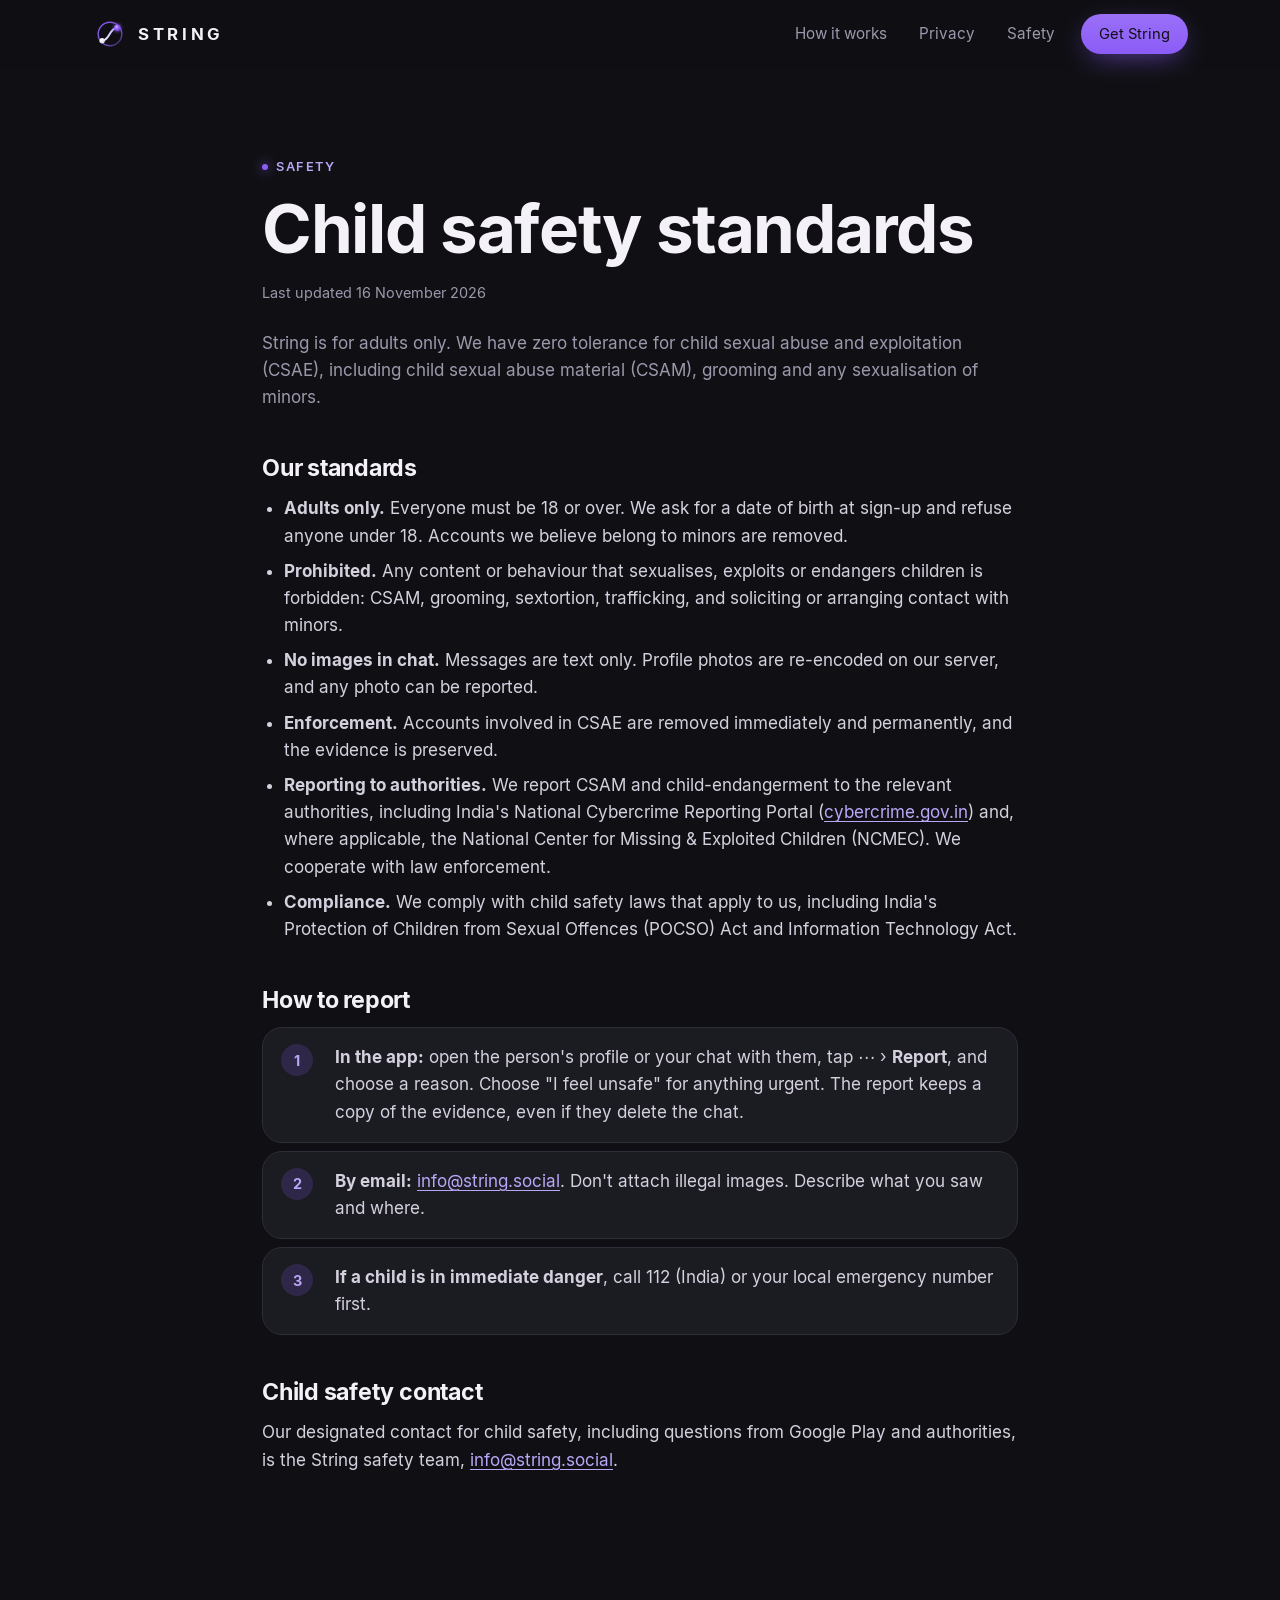
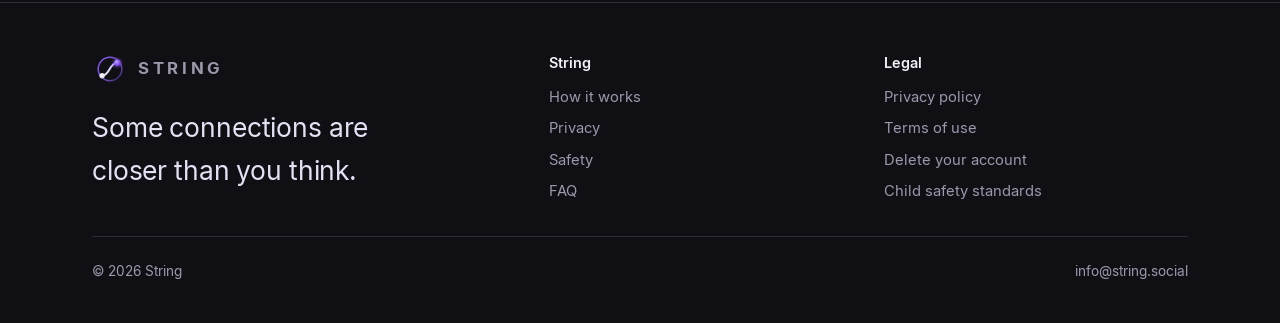
<file: child-safety.html>
<!doctype html>
<html lang="en">
<head>
  <meta charset="utf-8">
  <meta name="viewport" content="width=device-width, initial-scale=1">
  <title>Child safety standards · String</title>
  <meta name="description" content="String's standards against child sexual abuse and exploitation, and how to report it.">
  <meta name="theme-color" content="#101014">
  <link rel="icon" type="image/svg+xml" href="assets/img/logo.svg">
  <link rel="icon" type="image/png" sizes="32x32" href="assets/img/icon-32.png">
  <link rel="apple-touch-icon" href="assets/img/icon-180.png">
  <link rel="stylesheet" href="assets/css/site.css?v=20261117b">
  <script>document.documentElement.classList.add("js");</script>
</head>
<body>
<a class="skip" href="#main">Skip to content</a>
<header class="top">
  <div class="wrap">
    <a class="brand" href="./" aria-label="String home"><img src="assets/img/logo.svg" alt="" width="36" height="36">STRING</a>
    <nav class="nav" aria-label="Main">
      <a href="./#how">How it works</a>
      <a href="./#privacy">Privacy</a>
      <a href="./#safety">Safety</a>
      <a class="btn btn-filled" href="./#get">Get String</a>
    </nav>
  </div>
</header>
<main id="main" class="doc">
  <div class="wrap">
    <header>
      <span class="eyebrow">Safety</span>
      <h1>Child safety standards</h1>
      <p class="updated">Last updated 16 November 2026</p>
      <p>String is for adults only. We have zero tolerance for child sexual abuse and exploitation (CSAE), including child sexual abuse material (CSAM), grooming and any sexualisation of minors.</p>
    </header>

    <h2>Our standards</h2>
    <ul>
      <li><b>Adults only.</b> Everyone must be 18 or over. We ask for a date of birth at sign-up and refuse anyone under 18. Accounts we believe belong to minors are removed.</li>
      <li><b>Prohibited.</b> Any content or behaviour that sexualises, exploits or endangers children is forbidden: CSAM, grooming, sextortion, trafficking, and soliciting or arranging contact with minors.</li>
      <li><b>No images in chat.</b> Messages are text only. Profile photos are re-encoded on our server, and any photo can be reported.</li>
      <li><b>Enforcement.</b> Accounts involved in CSAE are removed immediately and permanently, and the evidence is preserved.</li>
      <li><b>Reporting to authorities.</b> We report CSAM and child-endangerment to the relevant authorities, including India's National Cybercrime Reporting Portal (<a href="https://cybercrime.gov.in">cybercrime.gov.in</a>) and, where applicable, the National Center for Missing &amp; Exploited Children (NCMEC). We cooperate with law enforcement.</li>
      <li><b>Compliance.</b> We comply with child safety laws that apply to us, including India's Protection of Children from Sexual Offences (POCSO) Act and Information Technology Act.</li>
    </ul>

    <h2>How to report</h2>
    <ol class="steps">
      <li><div><b>In the app:</b> open the person's profile or your chat with them, tap ⋯ › <b>Report</b>, and choose a reason. Choose "I feel unsafe" for anything urgent. The report keeps a copy of the evidence, even if they delete the chat.</div></li>
      <li><div><b>By email:</b> <a href="mailto:info@string.social?subject=Child%20safety%20report">info@string.social</a>. Don't attach illegal images. Describe what you saw and where.</div></li>
      <li><div><b>If a child is in immediate danger</b>, call 112 (India) or your local emergency number first.</div></li>
    </ol>

    <h2>Child safety contact</h2>
    <p>Our designated contact for child safety, including questions from Google Play and authorities, is the String safety team, <a href="mailto:info@string.social">info@string.social</a>.</p>
  </div>
</main>
<footer class="foot">
  <div class="wrap">
    <div>
      <a class="brand" href="./"><img src="assets/img/logo.svg" alt="" width="32" height="32">STRING</a>
      <p class="tagline">Some connections are closer than you think.</p>
    </div>
    <div>
      <h4>String</h4>
      <ul><li><a href="./#how">How it works</a></li><li><a href="./#privacy">Privacy</a></li><li><a href="./#safety">Safety</a></li><li><a href="./#faq">FAQ</a></li></ul>
    </div>
    <div>
      <h4>Legal</h4>
      <ul><li><a href="privacy.html">Privacy policy</a></li><li><a href="terms.html">Terms of use</a></li><li><a href="delete-account.html">Delete your account</a></li><li><a href="child-safety.html" aria-current="page">Child safety standards</a></li></ul>
    </div>
    <div class="legal"><span>© <span data-year>2026</span> String</span><a href="mailto:info@string.social">info@string.social</a></div>
  </div>
</footer>
<script src="assets/js/site.js?v=20261117b" defer></script>
</body>
</html>
</file>
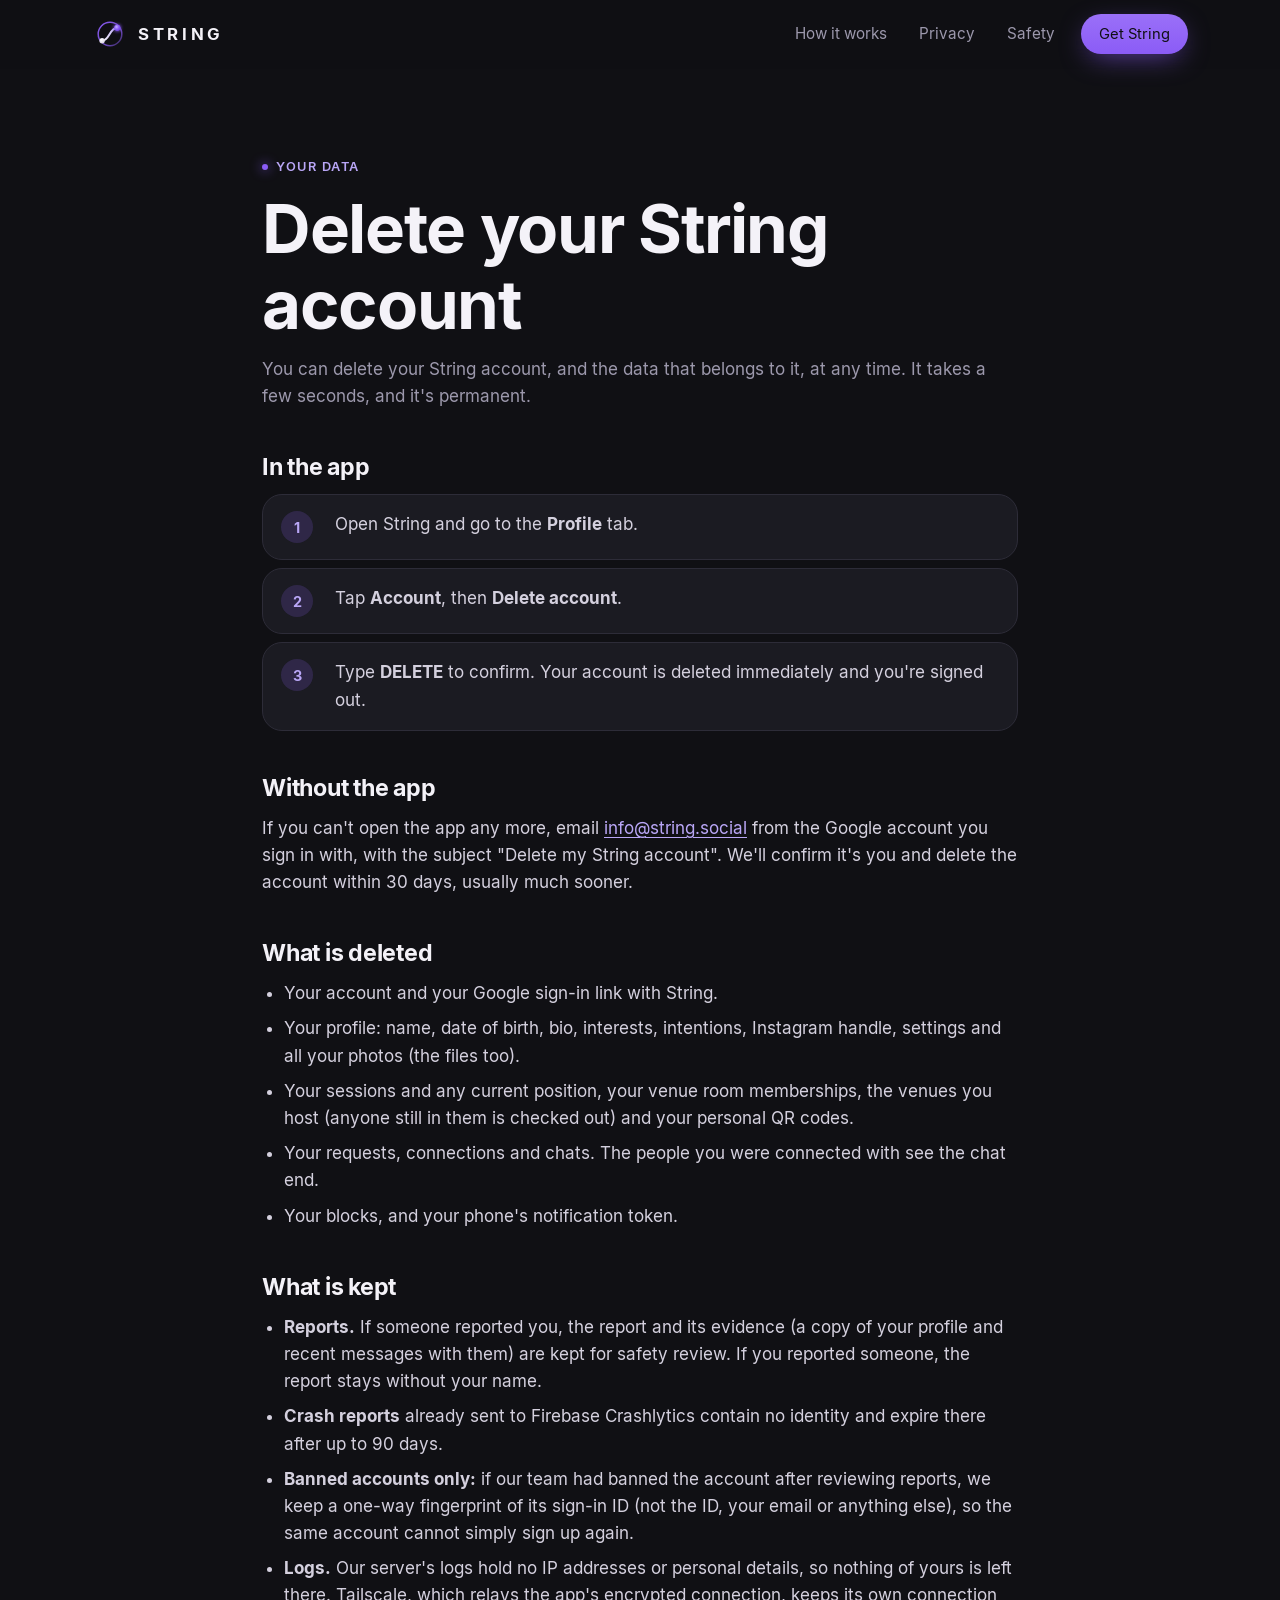
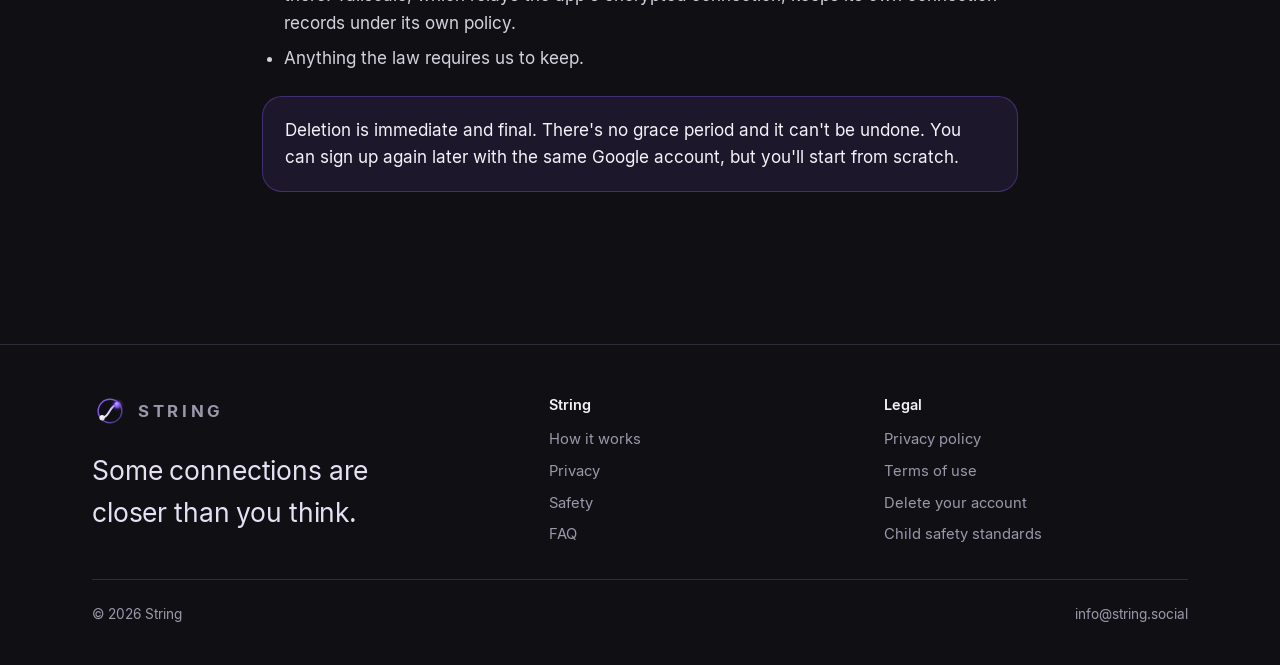
<file: delete-account.html>
<!doctype html>
<html lang="en">
<head>
  <meta charset="utf-8">
  <meta name="viewport" content="width=device-width, initial-scale=1">
  <title>Delete your account · String</title>
  <meta name="description" content="How to delete your String account and what happens to your data.">
  <meta name="theme-color" content="#101014">
  <link rel="icon" type="image/svg+xml" href="assets/img/logo.svg">
  <link rel="icon" type="image/png" sizes="32x32" href="assets/img/icon-32.png">
  <link rel="apple-touch-icon" href="assets/img/icon-180.png">
  <link rel="stylesheet" href="assets/css/site.css?v=20261117b">
  <script>document.documentElement.classList.add("js");</script>
</head>
<body>
<a class="skip" href="#main">Skip to content</a>
<header class="top">
  <div class="wrap">
    <a class="brand" href="./" aria-label="String home"><img src="assets/img/logo.svg" alt="" width="36" height="36">STRING</a>
    <nav class="nav" aria-label="Main">
      <a href="./#how">How it works</a>
      <a href="./#privacy">Privacy</a>
      <a href="./#safety">Safety</a>
      <a class="btn btn-filled" href="./#get">Get String</a>
    </nav>
  </div>
</header>
<main id="main" class="doc">
  <div class="wrap">
    <header>
      <span class="eyebrow">Your data</span>
      <h1>Delete your String account</h1>
      <p>You can delete your String account, and the data that belongs to it, at any time. It takes a few seconds, and it's permanent.</p>
    </header>

    <h2>In the app</h2>
    <ol class="steps">
      <li><div>Open String and go to the <b>Profile</b> tab.</div></li>
      <li><div>Tap <b>Account</b>, then <b>Delete account</b>.</div></li>
      <li><div>Type <b>DELETE</b> to confirm. Your account is deleted immediately and you're signed out.</div></li>
    </ol>

    <h2>Without the app</h2>
    <p>If you can't open the app any more, email <a href="mailto:info@string.social?subject=Delete%20my%20String%20account">info@string.social</a> from the Google account you sign in with, with the subject "Delete my String account". We'll confirm it's you and delete the account within 30 days, usually much sooner.</p>

    <h2>What is deleted</h2>
    <ul>
      <li>Your account and your Google sign-in link with String.</li>
      <li>Your profile: name, date of birth, bio, interests, intentions, Instagram handle, settings and all your photos (the files too).</li>
      <li>Your sessions and any current position, your venue room memberships, the venues you host (anyone still in them is checked out) and your personal QR codes.</li>
      <li>Your requests, connections and chats. The people you were connected with see the chat end.</li>
      <li>Your blocks, and your phone's notification token.</li>
    </ul>

    <h2>What is kept</h2>
    <ul>
      <li><b>Reports.</b> If someone reported you, the report and its evidence (a copy of your profile and recent messages with them) are kept for safety review. If you reported someone, the report stays without your name.</li>
      <li><b>Crash reports</b> already sent to Firebase Crashlytics contain no identity and expire there after up to 90 days.</li>
      <li><b>Banned accounts only:</b> if our team had banned the account after reviewing reports, we keep a one-way fingerprint of its sign-in ID (not the ID, your email or anything else), so the same account cannot simply sign up again.</li>
      <li><b>Logs.</b> Our server's logs hold no IP addresses or personal details, so nothing of yours is left there. Tailscale, which relays the app's encrypted connection, keeps its own connection records under its own policy.</li>
      <li>Anything the law requires us to keep.</li>
    </ul>

    <div class="callout"><p>Deletion is immediate and final. There's no grace period and it can't be undone. You can sign up again later with the same Google account, but you'll start from scratch.</p></div>
  </div>
</main>
<footer class="foot">
  <div class="wrap">
    <div>
      <a class="brand" href="./"><img src="assets/img/logo.svg" alt="" width="32" height="32">STRING</a>
      <p class="tagline">Some connections are closer than you think.</p>
    </div>
    <div>
      <h4>String</h4>
      <ul><li><a href="./#how">How it works</a></li><li><a href="./#privacy">Privacy</a></li><li><a href="./#safety">Safety</a></li><li><a href="./#faq">FAQ</a></li></ul>
    </div>
    <div>
      <h4>Legal</h4>
      <ul><li><a href="privacy.html">Privacy policy</a></li><li><a href="terms.html">Terms of use</a></li><li><a href="delete-account.html" aria-current="page">Delete your account</a></li><li><a href="child-safety.html">Child safety standards</a></li></ul>
    </div>
    <div class="legal"><span>© <span data-year>2026</span> String</span><a href="mailto:info@string.social">info@string.social</a></div>
  </div>
</footer>
<script src="assets/js/site.js?v=20261117b" defer></script>
</body>
</html>
</file>
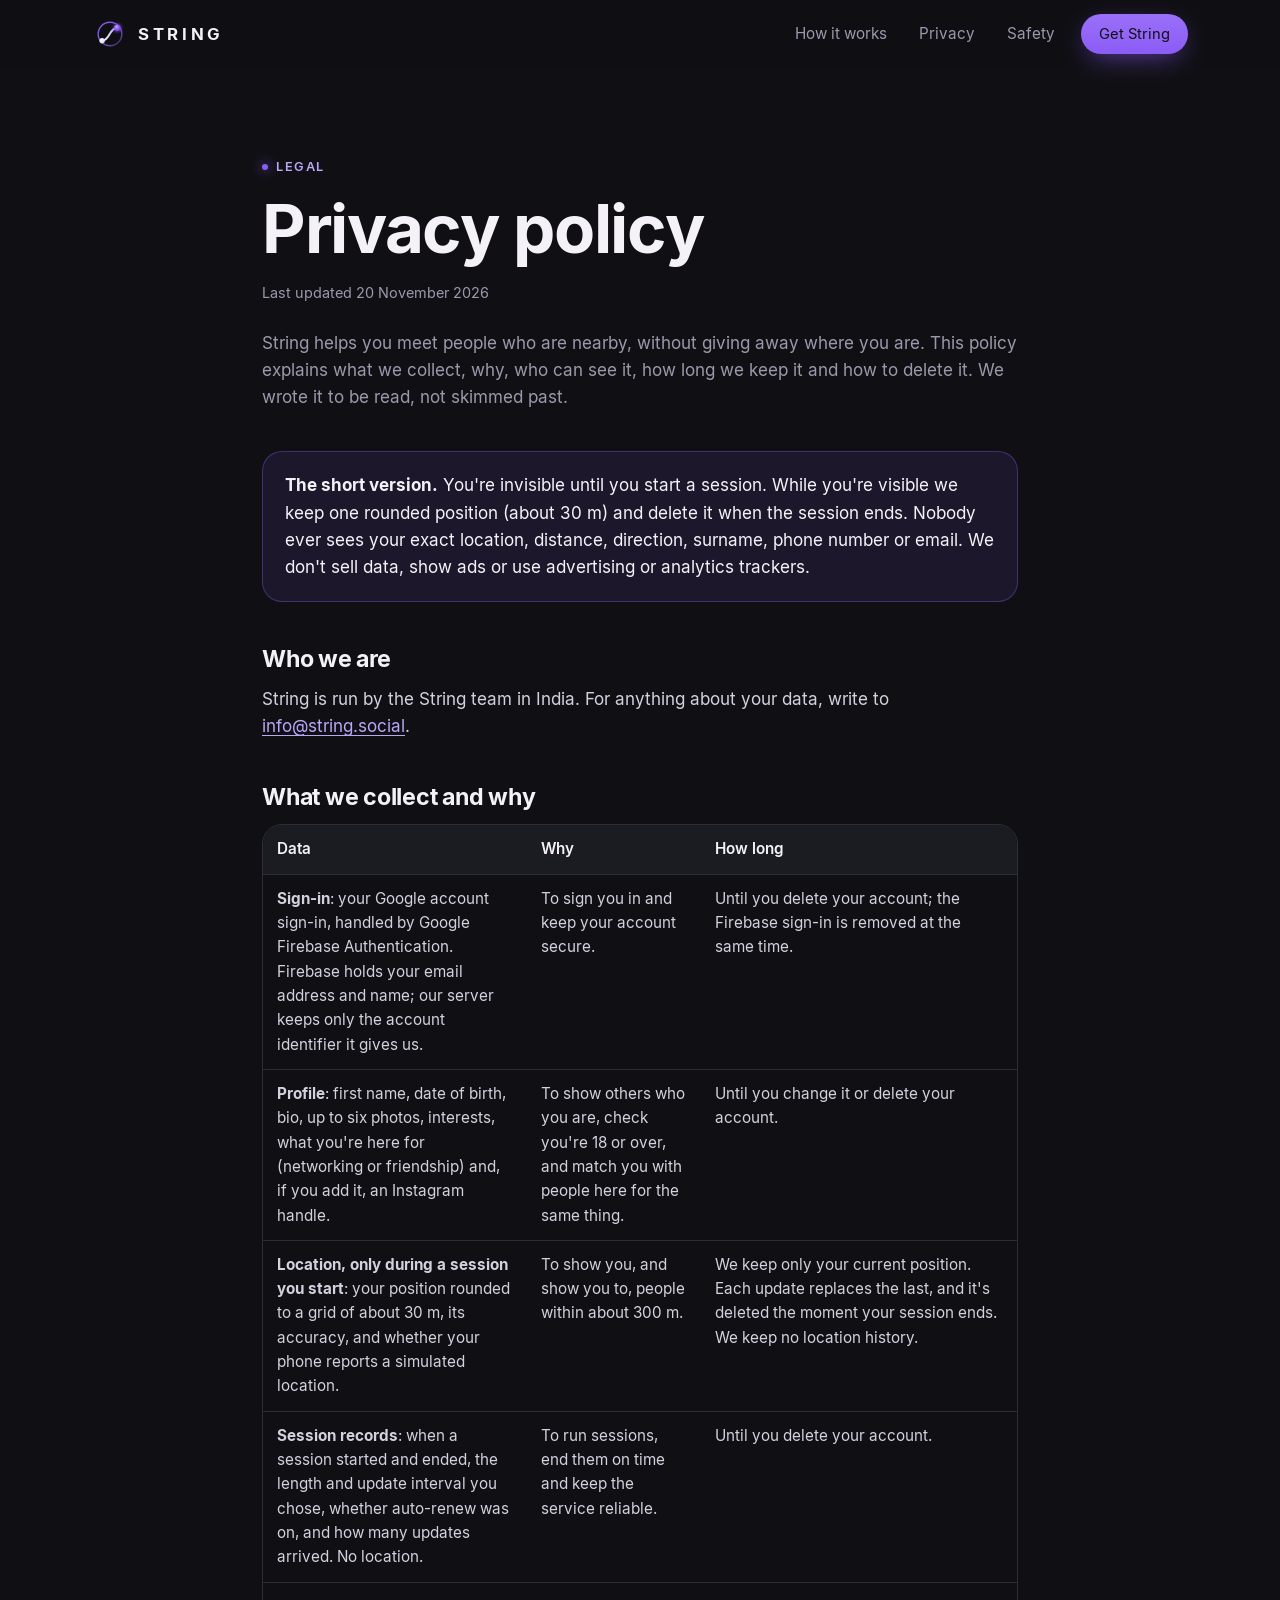
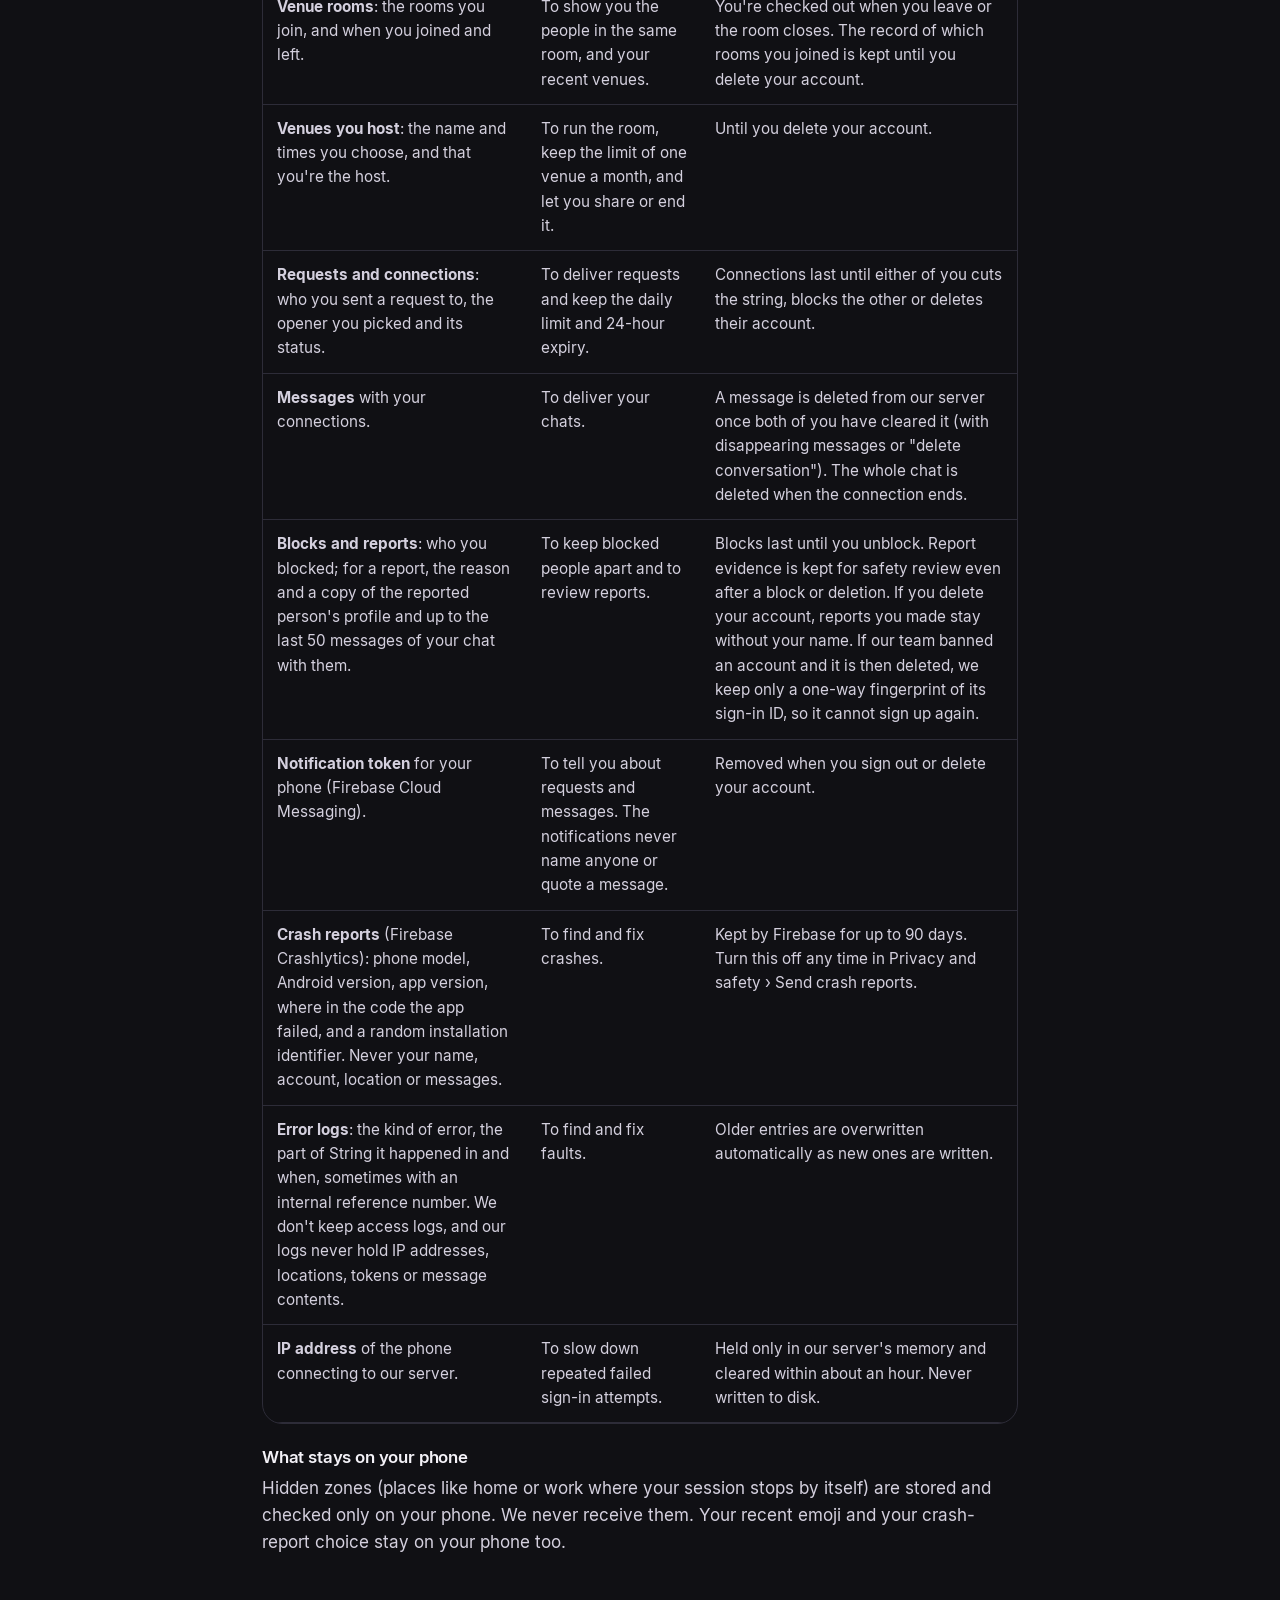
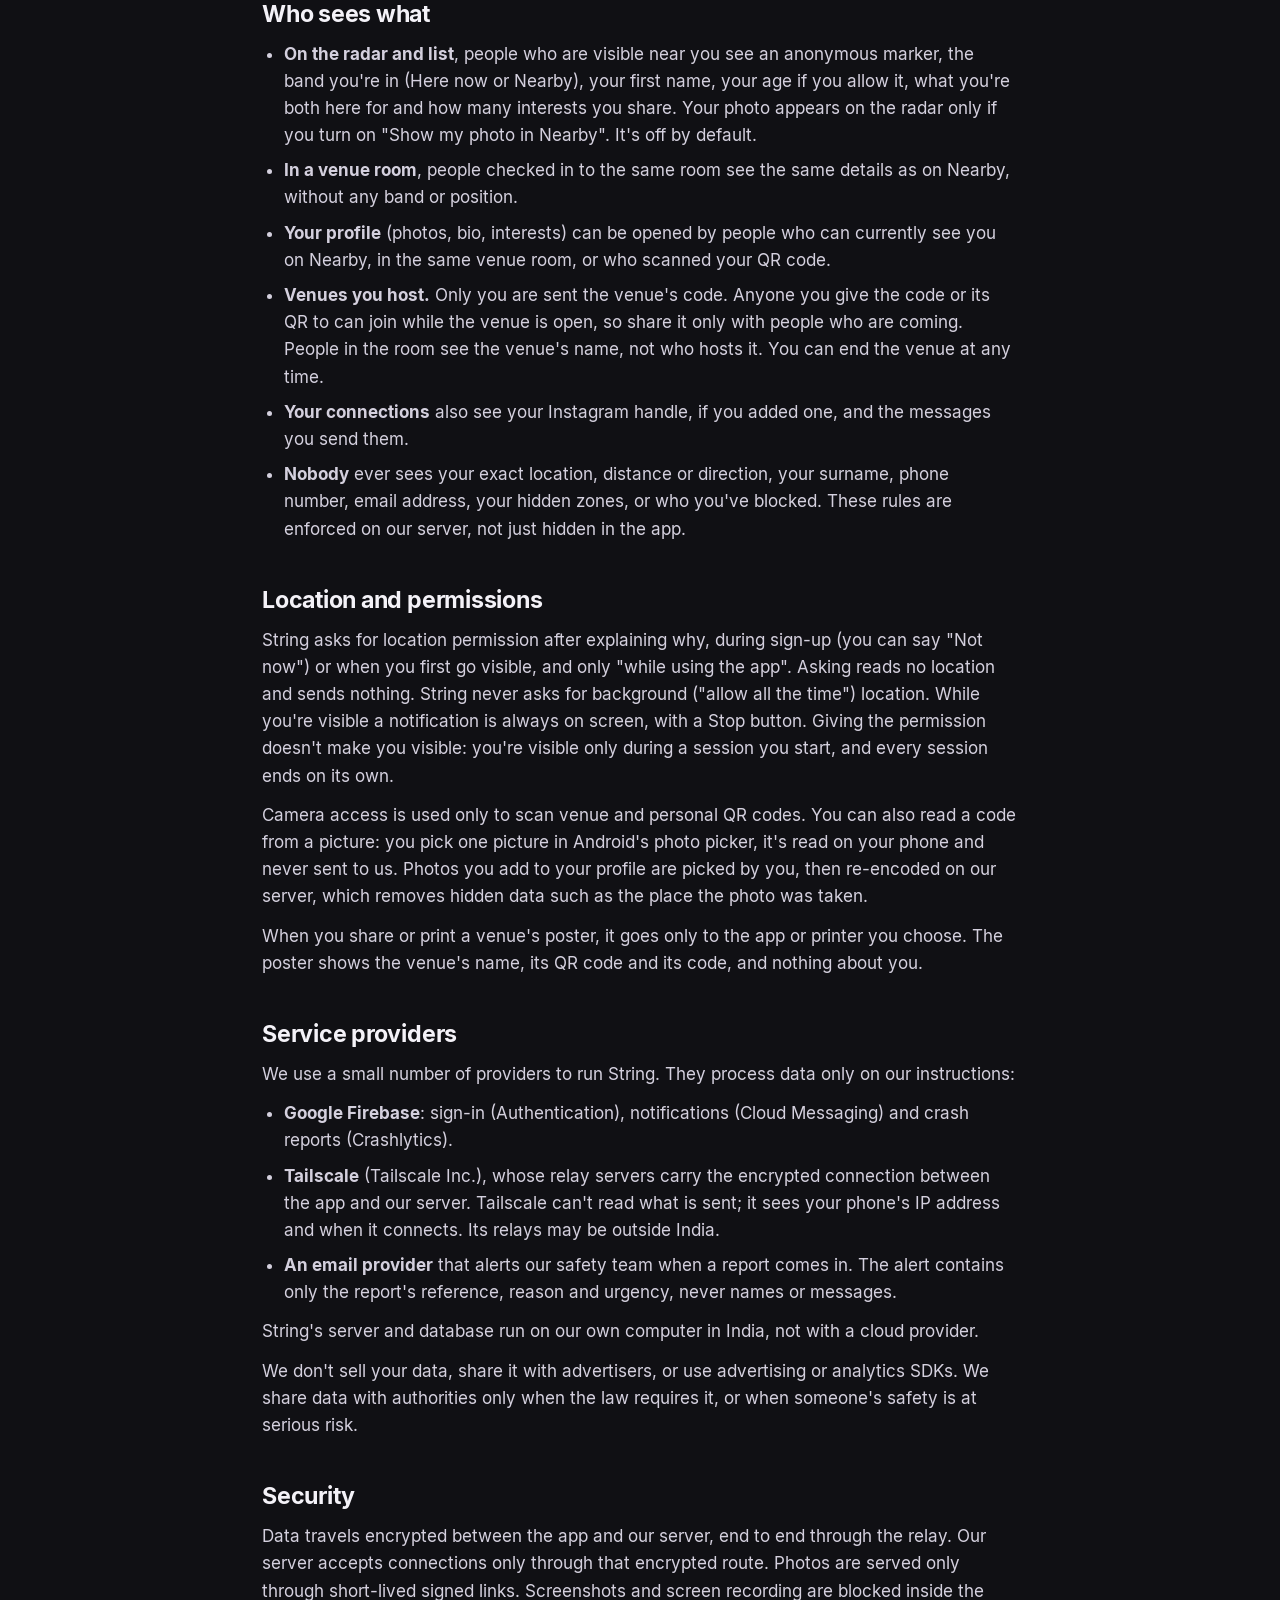
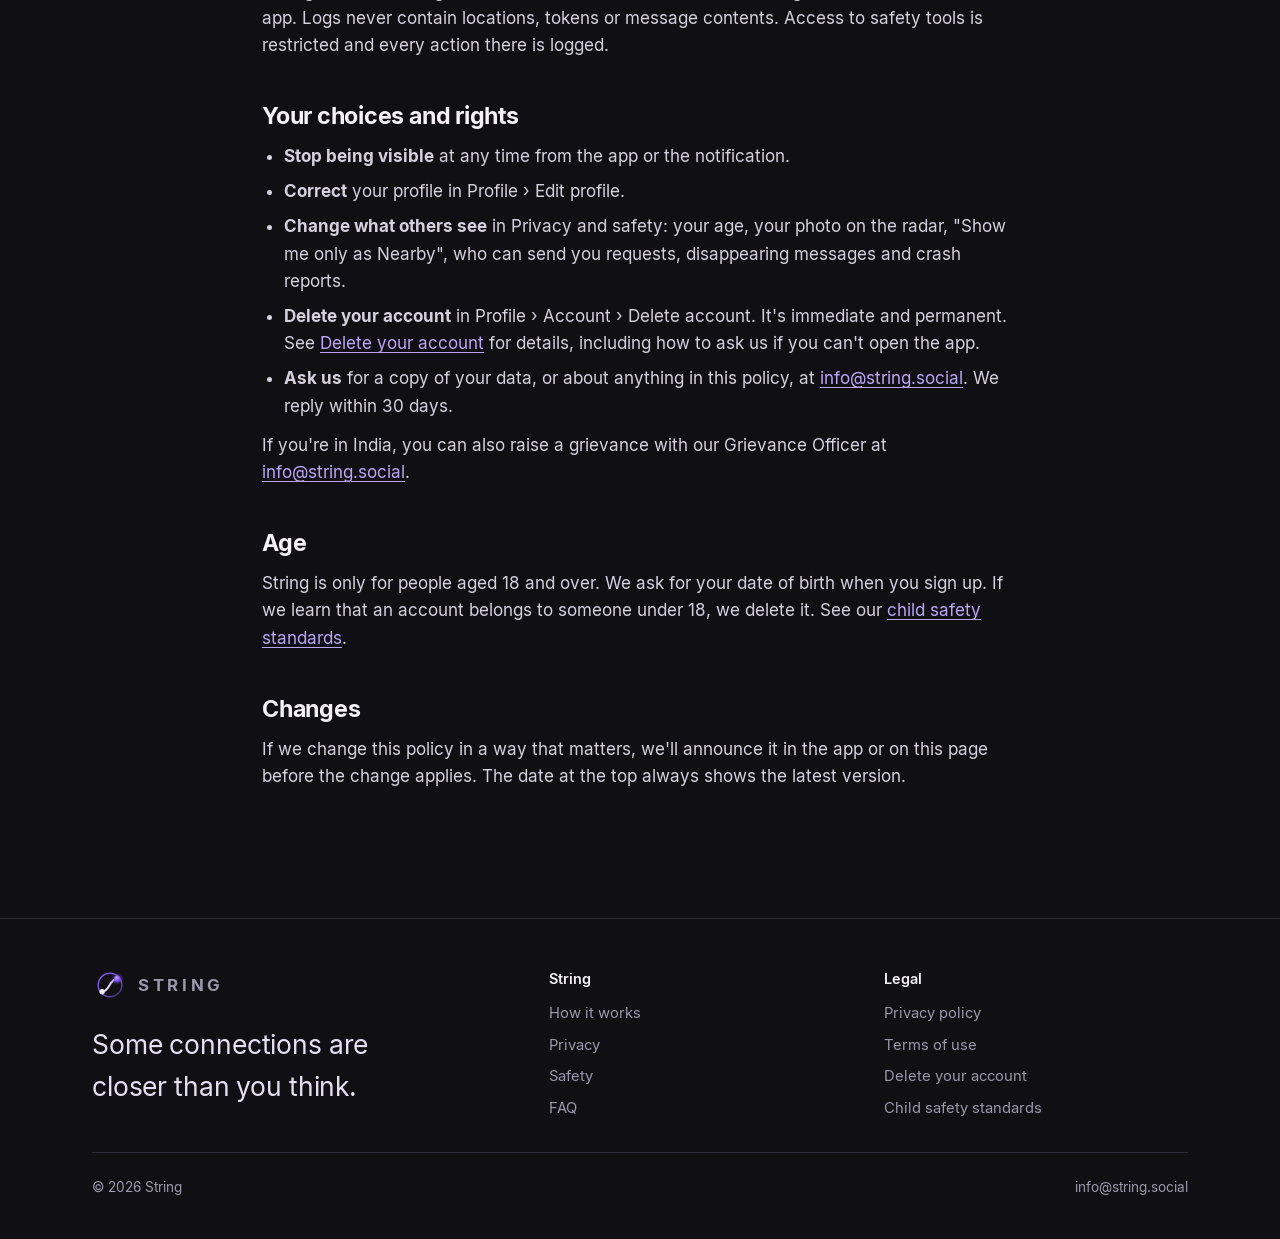
<file: privacy.html>
<!doctype html>
<html lang="en">
<head>
  <meta charset="utf-8">
  <meta name="viewport" content="width=device-width, initial-scale=1">
  <title>Privacy policy · String</title>
  <meta name="description" content="What String collects, why, who sees it, how long it is kept and how to delete it.">
  <meta name="theme-color" content="#101014">
  <link rel="icon" type="image/svg+xml" href="assets/img/logo.svg">
  <link rel="icon" type="image/png" sizes="32x32" href="assets/img/icon-32.png">
  <link rel="apple-touch-icon" href="assets/img/icon-180.png">
  <link rel="stylesheet" href="assets/css/site.css?v=20261117b">
  <script>document.documentElement.classList.add("js");</script>
</head>
<body>
<a class="skip" href="#main">Skip to content</a>
<header class="top">
  <div class="wrap">
    <a class="brand" href="./" aria-label="String home"><img src="assets/img/logo.svg" alt="" width="36" height="36">STRING</a>
    <nav class="nav" aria-label="Main">
      <a href="./#how">How it works</a>
      <a href="./#privacy">Privacy</a>
      <a href="./#safety">Safety</a>
      <a class="btn btn-filled" href="./#get">Get String</a>
    </nav>
  </div>
</header>

<main id="main" class="doc">
  <div class="wrap">
    <header>
      <span class="eyebrow">Legal</span>
      <h1>Privacy policy</h1>
      <p class="updated">Last updated 20 November 2026</p>
      <p>String helps you meet people who are nearby, without giving away where you are. This policy explains what we collect, why, who can see it, how long we keep it and how to delete it. We wrote it to be read, not skimmed past.</p>
    </header>

    <div class="callout">
      <p><b>The short version.</b> You're invisible until you start a session. While you're visible we keep one rounded position (about 30 m) and delete it when the session ends. Nobody ever sees your exact location, distance, direction, surname, phone number or email. We don't sell data, show ads or use advertising or analytics trackers.</p>
    </div>

    <h2>Who we are</h2>
    <p>String is run by the String team in India. For anything about your data, write to <a href="mailto:info@string.social">info@string.social</a>.</p>

    <h2>What we collect and why</h2>
    <div class="table-scroll">
      <table>
        <thead><tr><th>Data</th><th>Why</th><th>How long</th></tr></thead>
        <tbody>
          <tr>
            <td><b>Sign-in</b>: your Google account sign-in, handled by Google Firebase Authentication. Firebase holds your email address and name; our server keeps only the account identifier it gives us.</td>
            <td>To sign you in and keep your account secure.</td>
            <td>Until you delete your account; the Firebase sign-in is removed at the same time.</td>
          </tr>
          <tr>
            <td><b>Profile</b>: first name, date of birth, bio, up to six photos, interests, what you're here for (networking or friendship) and, if you add it, an Instagram handle.</td>
            <td>To show others who you are, check you're 18 or over, and match you with people here for the same thing.</td>
            <td>Until you change it or delete your account.</td>
          </tr>
          <tr>
            <td><b>Location, only during a session you start</b>: your position rounded to a grid of about 30 m, its accuracy, and whether your phone reports a simulated location.</td>
            <td>To show you, and show you to, people within about 300 m.</td>
            <td>We keep only your current position. Each update replaces the last, and it's deleted the moment your session ends. We keep no location history.</td>
          </tr>
          <tr>
            <td><b>Session records</b>: when a session started and ended, the length and update interval you chose, whether auto-renew was on, and how many updates arrived. No location.</td>
            <td>To run sessions, end them on time and keep the service reliable.</td>
            <td>Until you delete your account.</td>
          </tr>
          <tr>
            <td><b>Venue rooms</b>: the rooms you join, and when you joined and left.</td>
            <td>To show you the people in the same room, and your recent venues.</td>
            <td>You're checked out when you leave or the room closes. The record of which rooms you joined is kept until you delete your account.</td>
          </tr>
          <tr>
            <td><b>Venues you host</b>: the name and times you choose, and that you're the host.</td>
            <td>To run the room, keep the limit of one venue a month, and let you share or end it.</td>
            <td>Until you delete your account.</td>
          </tr>
          <tr>
            <td><b>Requests and connections</b>: who you sent a request to, the opener you picked and its status.</td>
            <td>To deliver requests and keep the daily limit and 24-hour expiry.</td>
            <td>Connections last until either of you cuts the string, blocks the other or deletes their account.</td>
          </tr>
          <tr>
            <td><b>Messages</b> with your connections.</td>
            <td>To deliver your chats.</td>
            <td>A message is deleted from our server once both of you have cleared it (with disappearing messages or "delete conversation"). The whole chat is deleted when the connection ends.</td>
          </tr>
          <tr>
            <td><b>Blocks and reports</b>: who you blocked; for a report, the reason and a copy of the reported person's profile and up to the last 50 messages of your chat with them.</td>
            <td>To keep blocked people apart and to review reports.</td>
            <td>Blocks last until you unblock. Report evidence is kept for safety review even after a block or deletion. If you delete your account, reports you made stay without your name. If our team banned an account and it is then deleted, we keep only a one-way fingerprint of its sign-in ID, so it cannot sign up again.</td>
          </tr>
          <tr>
            <td><b>Notification token</b> for your phone (Firebase Cloud Messaging).</td>
            <td>To tell you about requests and messages. The notifications never name anyone or quote a message.</td>
            <td>Removed when you sign out or delete your account.</td>
          </tr>
          <tr>
            <td><b>Crash reports</b> (Firebase Crashlytics): phone model, Android version, app version, where in the code the app failed, and a random installation identifier. Never your name, account, location or messages.</td>
            <td>To find and fix crashes.</td>
            <td>Kept by Firebase for up to 90 days. Turn this off any time in Privacy and safety › Send crash reports.</td>
          </tr>
          <tr>
            <td><b>Error logs</b>: the kind of error, the part of String it happened in and when, sometimes with an internal reference number. We don't keep access logs, and our logs never hold IP addresses, locations, tokens or message contents.</td>
            <td>To find and fix faults.</td>
            <td>Older entries are overwritten automatically as new ones are written.</td>
          </tr>
          <tr>
            <td><b>IP address</b> of the phone connecting to our server.</td>
            <td>To slow down repeated failed sign-in attempts.</td>
            <td>Held only in our server's memory and cleared within about an hour. Never written to disk.</td>
          </tr>
        </tbody>
      </table>
    </div>

    <h3>What stays on your phone</h3>
    <p>Hidden zones (places like home or work where your session stops by itself) are stored and checked only on your phone. We never receive them. Your recent emoji and your crash-report choice stay on your phone too.</p>

    <h2>Who sees what</h2>
    <ul>
      <li><b>On the radar and list</b>, people who are visible near you see an anonymous marker, the band you're in (Here now or Nearby), your first name, your age if you allow it, what you're both here for and how many interests you share. Your photo appears on the radar only if you turn on "Show my photo in Nearby". It's off by default.</li>
      <li><b>In a venue room</b>, people checked in to the same room see the same details as on Nearby, without any band or position.</li>
      <li><b>Your profile</b> (photos, bio, interests) can be opened by people who can currently see you on Nearby, in the same venue room, or who scanned your QR code.</li>
      <li><b>Venues you host.</b> Only you are sent the venue's code. Anyone you give the code or its QR to can join while the venue is open, so share it only with people who are coming. People in the room see the venue's name, not who hosts it. You can end the venue at any time.</li>
      <li><b>Your connections</b> also see your Instagram handle, if you added one, and the messages you send them.</li>
      <li><b>Nobody</b> ever sees your exact location, distance or direction, your surname, phone number, email address, your hidden zones, or who you've blocked. These rules are enforced on our server, not just hidden in the app.</li>
    </ul>

    <h2>Location and permissions</h2>
    <p>String asks for location permission after explaining why, during sign-up (you can say "Not now") or when you first go visible, and only "while using the app". Asking reads no location and sends nothing. String never asks for background ("allow all the time") location. While you're visible a notification is always on screen, with a Stop button. Giving the permission doesn't make you visible: you're visible only during a session you start, and every session ends on its own.</p>
    <p>Camera access is used only to scan venue and personal QR codes. You can also read a code from a picture: you pick one picture in Android's photo picker, it's read on your phone and never sent to us. Photos you add to your profile are picked by you, then re-encoded on our server, which removes hidden data such as the place the photo was taken.</p>
    <p>When you share or print a venue's poster, it goes only to the app or printer you choose. The poster shows the venue's name, its QR code and its code, and nothing about you.</p>

    <h2>Service providers</h2>
    <p>We use a small number of providers to run String. They process data only on our instructions:</p>
    <ul>
      <li><b>Google Firebase</b>: sign-in (Authentication), notifications (Cloud Messaging) and crash reports (Crashlytics).</li>
      <li><b>Tailscale</b> (Tailscale Inc.), whose relay servers carry the encrypted connection between the app and our server. Tailscale can't read what is sent; it sees your phone's IP address and when it connects. Its relays may be outside India.</li>
      <li><b>An email provider</b> that alerts our safety team when a report comes in. The alert contains only the report's reference, reason and urgency, never names or messages.</li>
    </ul>
    <p>String's server and database run on our own computer in India, not with a cloud provider.</p>
    <p>We don't sell your data, share it with advertisers, or use advertising or analytics SDKs. We share data with authorities only when the law requires it, or when someone's safety is at serious risk.</p>

    <h2>Security</h2>
    <p>Data travels encrypted between the app and our server, end to end through the relay. Our server accepts connections only through that encrypted route. Photos are served only through short-lived signed links. Screenshots and screen recording are blocked inside the app. Logs never contain locations, tokens or message contents. Access to safety tools is restricted and every action there is logged.</p>

    <h2>Your choices and rights</h2>
    <ul>
      <li><b>Stop being visible</b> at any time from the app or the notification.</li>
      <li><b>Correct</b> your profile in Profile › Edit profile.</li>
      <li><b>Change what others see</b> in Privacy and safety: your age, your photo on the radar, "Show me only as Nearby", who can send you requests, disappearing messages and crash reports.</li>
      <li><b>Delete your account</b> in Profile › Account › Delete account. It's immediate and permanent. See <a href="delete-account.html">Delete your account</a> for details, including how to ask us if you can't open the app.</li>
      <li><b>Ask us</b> for a copy of your data, or about anything in this policy, at <a href="mailto:info@string.social">info@string.social</a>. We reply within 30 days.</li>
    </ul>
    <p>If you're in India, you can also raise a grievance with our Grievance Officer at <a href="mailto:info@string.social">info@string.social</a>.</p>

    <h2>Age</h2>
    <p>String is only for people aged 18 and over. We ask for your date of birth when you sign up. If we learn that an account belongs to someone under 18, we delete it. See our <a href="child-safety.html">child safety standards</a>.</p>

    <h2>Changes</h2>
    <p>If we change this policy in a way that matters, we'll announce it in the app or on this page before the change applies. The date at the top always shows the latest version.</p>
  </div>
</main>

<footer class="foot">
  <div class="wrap">
    <div>
      <a class="brand" href="./"><img src="assets/img/logo.svg" alt="" width="32" height="32">STRING</a>
      <p class="tagline">Some connections are closer than you think.</p>
    </div>
    <div>
      <h4>String</h4>
      <ul><li><a href="./#how">How it works</a></li><li><a href="./#privacy">Privacy</a></li><li><a href="./#safety">Safety</a></li><li><a href="./#faq">FAQ</a></li></ul>
    </div>
    <div>
      <h4>Legal</h4>
      <ul><li><a href="privacy.html" aria-current="page">Privacy policy</a></li><li><a href="terms.html">Terms of use</a></li><li><a href="delete-account.html">Delete your account</a></li><li><a href="child-safety.html">Child safety standards</a></li></ul>
    </div>
    <div class="legal"><span>© <span data-year>2026</span> String</span><a href="mailto:info@string.social">info@string.social</a></div>
  </div>
</footer>
<script src="assets/js/site.js?v=20261117b" defer></script>
</body>
</html>
</file>
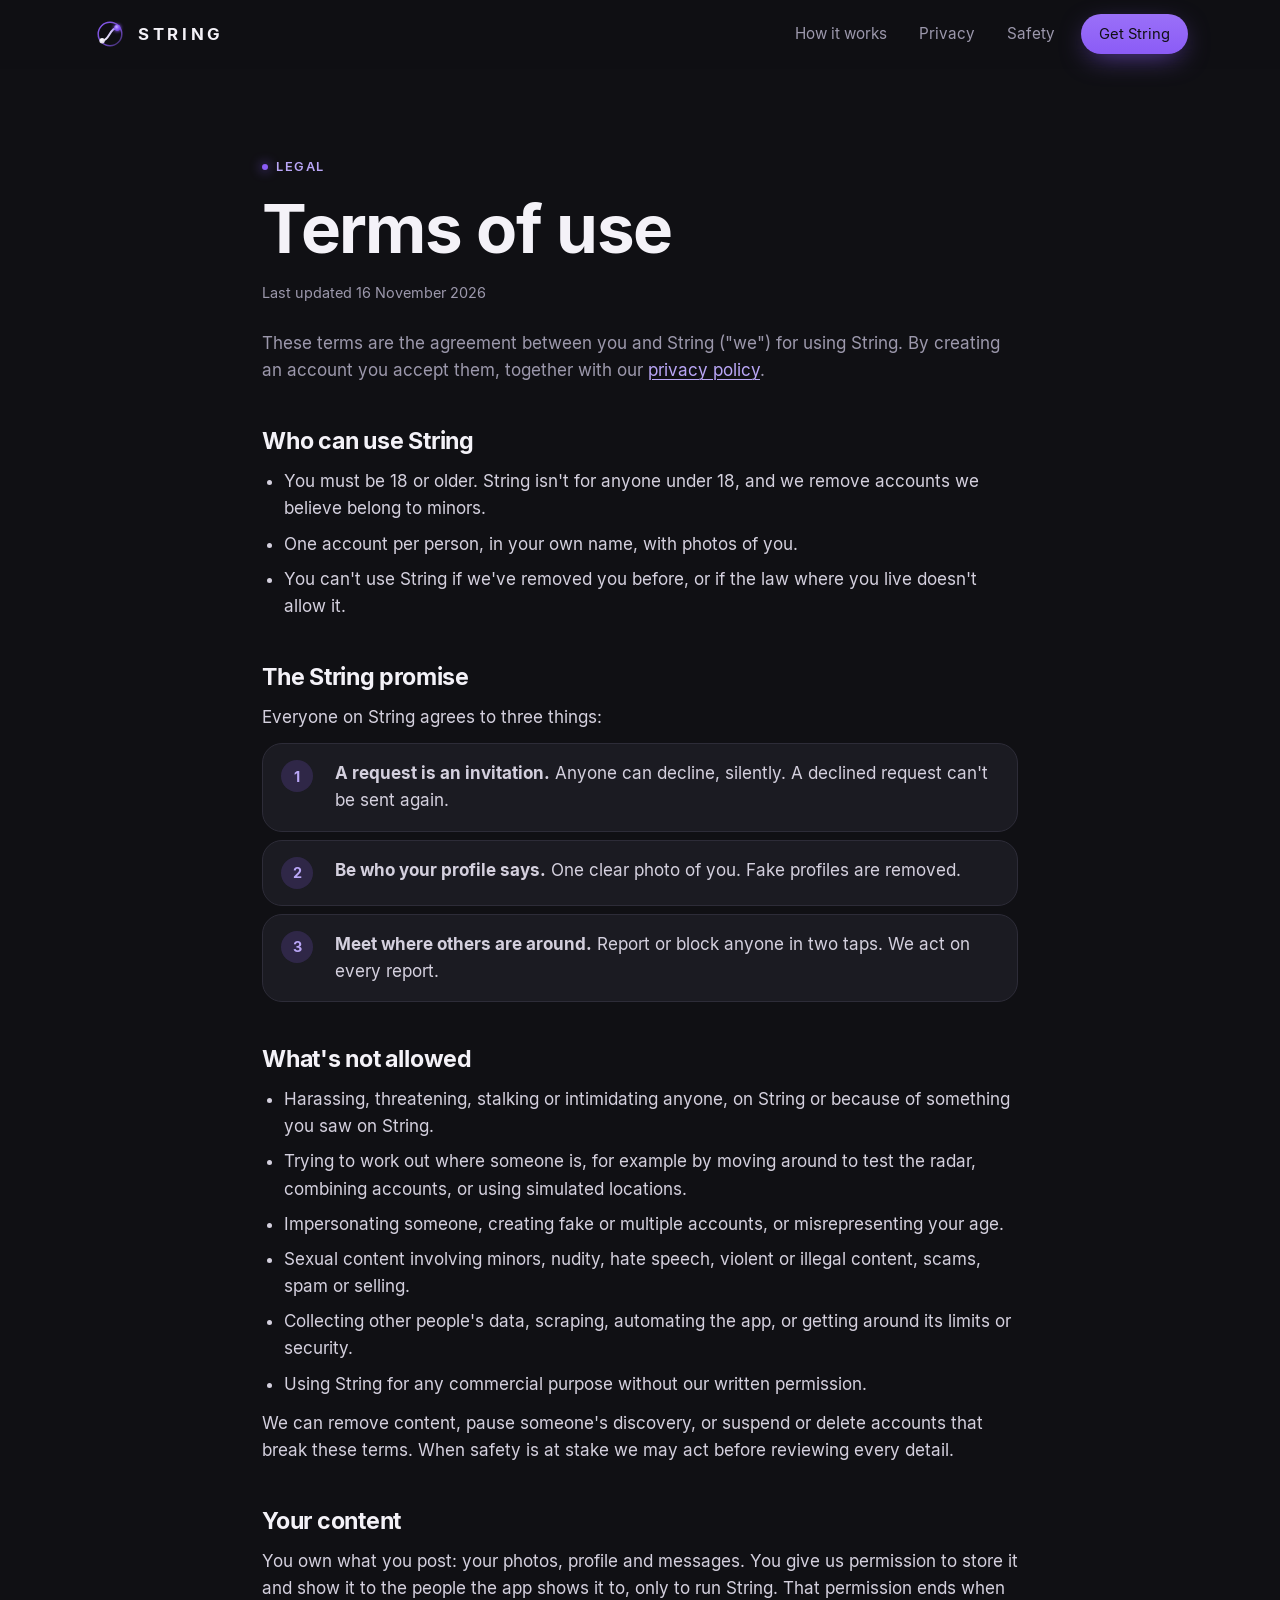
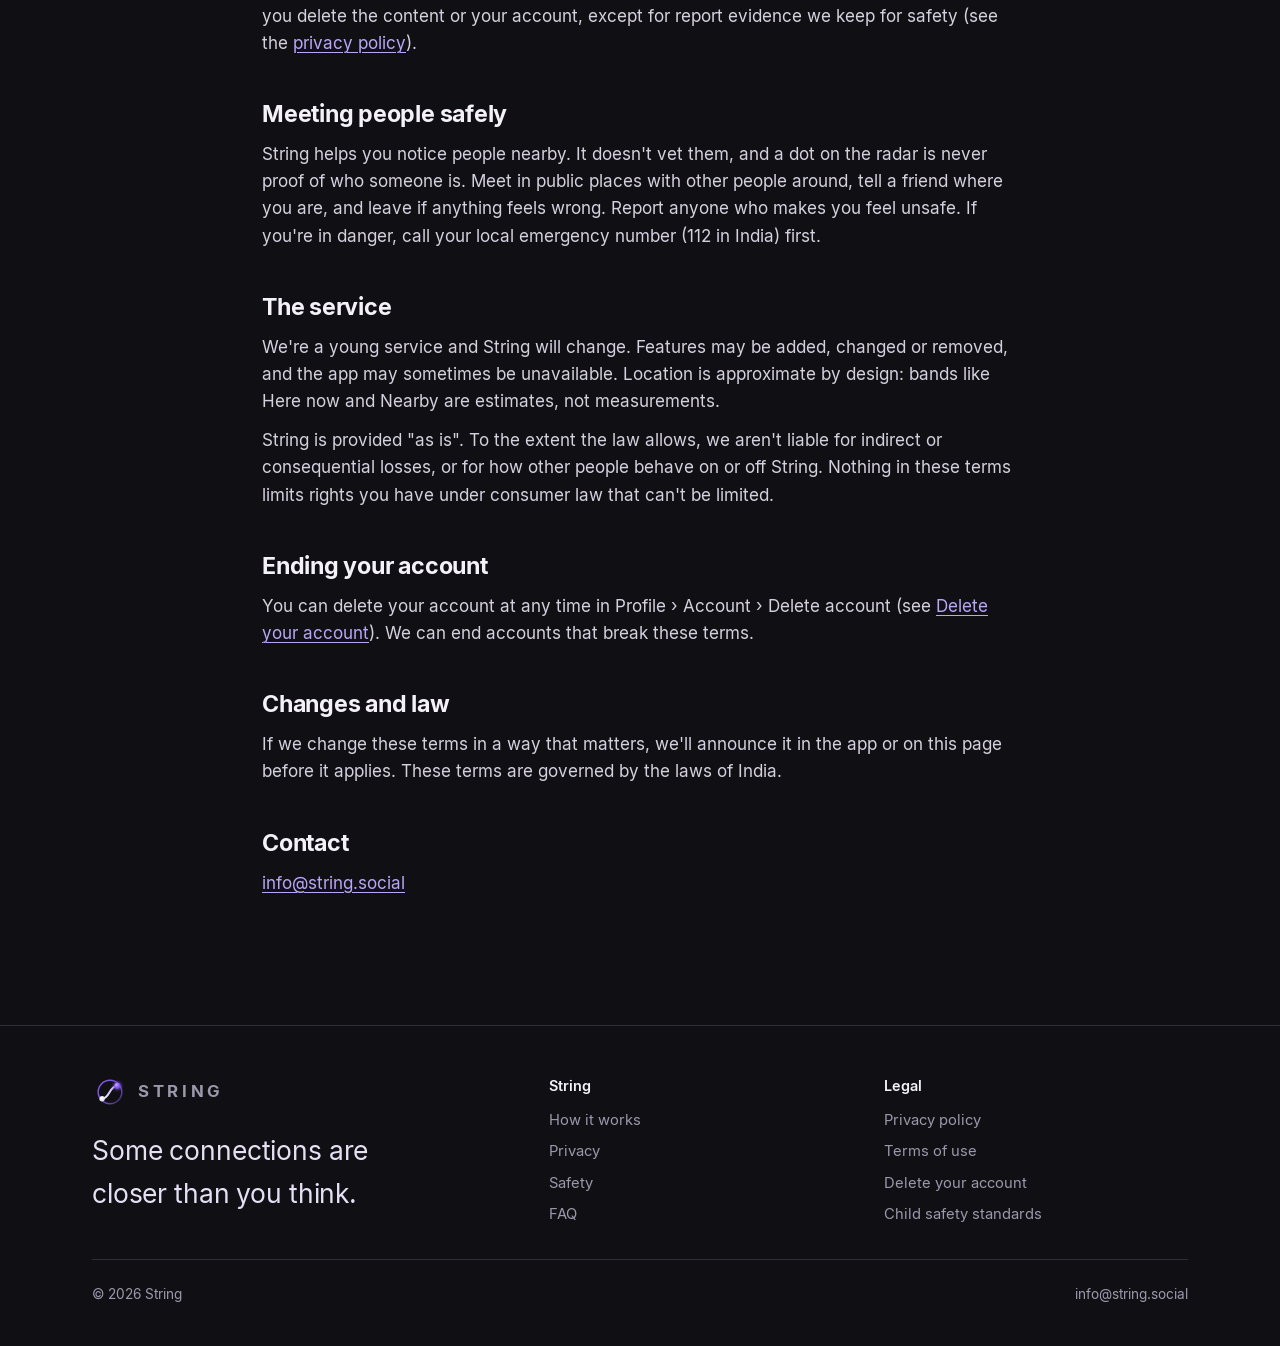
<file: terms.html>
<!doctype html>
<html lang="en">
<head>
  <meta charset="utf-8">
  <meta name="viewport" content="width=device-width, initial-scale=1">
  <title>Terms of use · String</title>
  <meta name="description" content="The rules for using String.">
  <meta name="theme-color" content="#101014">
  <link rel="icon" type="image/svg+xml" href="assets/img/logo.svg">
  <link rel="icon" type="image/png" sizes="32x32" href="assets/img/icon-32.png">
  <link rel="apple-touch-icon" href="assets/img/icon-180.png">
  <link rel="stylesheet" href="assets/css/site.css?v=20261117b">
  <script>document.documentElement.classList.add("js");</script>
</head>
<body>
<a class="skip" href="#main">Skip to content</a>
<header class="top">
  <div class="wrap">
    <a class="brand" href="./" aria-label="String home"><img src="assets/img/logo.svg" alt="" width="36" height="36">STRING</a>
    <nav class="nav" aria-label="Main">
      <a href="./#how">How it works</a>
      <a href="./#privacy">Privacy</a>
      <a href="./#safety">Safety</a>
      <a class="btn btn-filled" href="./#get">Get String</a>
    </nav>
  </div>
</header>
<main id="main" class="doc">
  <div class="wrap">
    <header>
      <span class="eyebrow">Legal</span>
      <h1>Terms of use</h1>
      <p class="updated">Last updated 16 November 2026</p>
      <p>These terms are the agreement between you and String ("we") for using String. By creating an account you accept them, together with our <a href="privacy.html">privacy policy</a>.</p>
    </header>

    <h2>Who can use String</h2>
    <ul>
      <li>You must be 18 or older. String isn't for anyone under 18, and we remove accounts we believe belong to minors.</li>
      <li>One account per person, in your own name, with photos of you.</li>
      <li>You can't use String if we've removed you before, or if the law where you live doesn't allow it.</li>
    </ul>

    <h2>The String promise</h2>
    <p>Everyone on String agrees to three things:</p>
    <ol class="steps">
      <li><div><b>A request is an invitation.</b> Anyone can decline, silently. A declined request can't be sent again.</div></li>
      <li><div><b>Be who your profile says.</b> One clear photo of you. Fake profiles are removed.</div></li>
      <li><div><b>Meet where others are around.</b> Report or block anyone in two taps. We act on every report.</div></li>
    </ol>

    <h2>What's not allowed</h2>
    <ul>
      <li>Harassing, threatening, stalking or intimidating anyone, on String or because of something you saw on String.</li>
      <li>Trying to work out where someone is, for example by moving around to test the radar, combining accounts, or using simulated locations.</li>
      <li>Impersonating someone, creating fake or multiple accounts, or misrepresenting your age.</li>
      <li>Sexual content involving minors, nudity, hate speech, violent or illegal content, scams, spam or selling.</li>
      <li>Collecting other people's data, scraping, automating the app, or getting around its limits or security.</li>
      <li>Using String for any commercial purpose without our written permission.</li>
    </ul>
    <p>We can remove content, pause someone's discovery, or suspend or delete accounts that break these terms. When safety is at stake we may act before reviewing every detail.</p>

    <h2>Your content</h2>
    <p>You own what you post: your photos, profile and messages. You give us permission to store it and show it to the people the app shows it to, only to run String. That permission ends when you delete the content or your account, except for report evidence we keep for safety (see the <a href="privacy.html">privacy policy</a>).</p>

    <h2>Meeting people safely</h2>
    <p>String helps you notice people nearby. It doesn't vet them, and a dot on the radar is never proof of who someone is. Meet in public places with other people around, tell a friend where you are, and leave if anything feels wrong. Report anyone who makes you feel unsafe. If you're in danger, call your local emergency number (112 in India) first.</p>

    <h2>The service</h2>
    <p>We're a young service and String will change. Features may be added, changed or removed, and the app may sometimes be unavailable. Location is approximate by design: bands like Here now and Nearby are estimates, not measurements.</p>
    <p>String is provided "as is". To the extent the law allows, we aren't liable for indirect or consequential losses, or for how other people behave on or off String. Nothing in these terms limits rights you have under consumer law that can't be limited.</p>

    <h2>Ending your account</h2>
    <p>You can delete your account at any time in Profile › Account › Delete account (see <a href="delete-account.html">Delete your account</a>). We can end accounts that break these terms.</p>

    <h2>Changes and law</h2>
    <p>If we change these terms in a way that matters, we'll announce it in the app or on this page before it applies. These terms are governed by the laws of India.</p>

    <h2>Contact</h2>
    <p><a href="mailto:info@string.social">info@string.social</a></p>
  </div>
</main>
<footer class="foot">
  <div class="wrap">
    <div>
      <a class="brand" href="./"><img src="assets/img/logo.svg" alt="" width="32" height="32">STRING</a>
      <p class="tagline">Some connections are closer than you think.</p>
    </div>
    <div>
      <h4>String</h4>
      <ul><li><a href="./#how">How it works</a></li><li><a href="./#privacy">Privacy</a></li><li><a href="./#safety">Safety</a></li><li><a href="./#faq">FAQ</a></li></ul>
    </div>
    <div>
      <h4>Legal</h4>
      <ul><li><a href="privacy.html">Privacy policy</a></li><li><a href="terms.html" aria-current="page">Terms of use</a></li><li><a href="delete-account.html">Delete your account</a></li><li><a href="child-safety.html">Child safety standards</a></li></ul>
    </div>
    <div class="legal"><span>© <span data-year>2026</span> String</span><a href="mailto:info@string.social">info@string.social</a></div>
  </div>
</footer>
<script src="assets/js/site.js?v=20261117b" defer></script>
</body>
</html>
</file>
<file: assets/css/site.css>
/* String website. Brand palette from app/lib/core/theme/app_colors.dart. Dark only, like the app. */

@font-face {
  font-family: "Inter";
  src: url("../fonts/Inter-Regular.ttf") format("truetype");
  font-weight: 400;
  font-display: swap;
}
@font-face {
  font-family: "Inter";
  src: url("../fonts/Inter-SemiBold.ttf") format("truetype");
  font-weight: 600;
  font-display: swap;
}
@font-face {
  font-family: "Inter";
  src: url("../fonts/Inter-Bold.ttf") format("truetype");
  font-weight: 700;
  font-display: swap;
}

:root {
  color-scheme: dark;

  /* Brand */
  --bg: #101014; /* Midnight */
  --surface: #16161c;
  --card: #1b1b22; /* Graphite */
  --card-high: #222230;
  --border: #2d2c38;
  --accent: #8b5cf6; /* Signal Violet */
  --accent-text: #b9a6f6; /* Muted Lavender */
  --text: #f4f2f8; /* Soft White */
  --muted: #9c98ac;
  --success: #34d399;
  --danger: #fb7185;
  --on-accent: #101014;

  /* Material-style state layers and elevation */
  --hover: rgba(244, 242, 248, 0.06);
  --press: rgba(244, 242, 248, 0.1);
  --glow: 0 0 0 1px rgba(139, 92, 246, 0.35), 0 18px 60px -12px rgba(139, 92, 246, 0.45);
  --shadow-1: 0 1px 2px rgba(0, 0, 0, 0.5), 0 2px 8px rgba(0, 0, 0, 0.25);
  --shadow-2: 0 4px 12px rgba(0, 0, 0, 0.35), 0 24px 48px -16px rgba(0, 0, 0, 0.6);

  /* Shape and space */
  --r-sm: 12px;
  --r-md: 20px;
  --r-lg: 28px;
  --r-full: 999px;
  --gutter: clamp(16px, 4vw, 32px);
  --max: 1160px;
  --section: clamp(72px, 10vw, 128px);

  --ease: cubic-bezier(0.2, 0, 0, 1); /* Material emphasized */
}

*,
*::before,
*::after {
  box-sizing: border-box;
}

html {
  scroll-behavior: smooth;
  -webkit-text-size-adjust: 100%;
}

body {
  margin: 0;
  background: var(--bg);
  color: var(--text);
  font-family: "Inter", system-ui, -apple-system, "Segoe UI", Roboto, sans-serif;
  font-size: 17px;
  line-height: 1.6;
  -webkit-font-smoothing: antialiased;
  overflow-x: hidden;
}

img,
svg {
  display: block;
  max-width: 100%;
}

a {
  color: var(--accent-text);
  text-decoration-thickness: 1px;
  text-underline-offset: 3px;
}
a:hover {
  color: var(--text);
}

:focus-visible {
  outline: 2px solid var(--accent-text);
  outline-offset: 3px;
  border-radius: 6px;
}

.skip {
  position: absolute;
  left: -999px;
  top: 8px;
  z-index: 100;
  background: var(--accent);
  color: var(--on-accent);
  padding: 8px 16px;
  border-radius: var(--r-full);
  font-weight: 600;
}
.skip:focus {
  left: 16px;
}

.wrap {
  width: 100%;
  max-width: var(--max);
  margin: 0 auto;
  padding: 0 var(--gutter);
}

/* ---------- Type ---------- */

h1,
h2,
h3 {
  margin: 0;
  line-height: 1.12;
  letter-spacing: -0.02em;
  font-weight: 700;
}
h1 {
  font-size: clamp(2.4rem, 6vw, 4.2rem);
}
h2 {
  font-size: clamp(1.9rem, 4.2vw, 3rem);
}
h3 {
  font-size: 1.2rem;
  letter-spacing: -0.01em;
  font-weight: 600;
}
p {
  margin: 0;
}
.lead {
  font-size: clamp(1.05rem, 1.8vw, 1.25rem);
  color: var(--muted);
  max-width: 40ch;
}
.eyebrow {
  display: inline-flex;
  align-items: center;
  gap: 8px;
  font-size: 0.8rem;
  font-weight: 600;
  letter-spacing: 0.12em;
  text-transform: uppercase;
  color: var(--accent-text);
}
.eyebrow::before {
  content: "";
  width: 6px;
  height: 6px;
  border-radius: 50%;
  background: var(--accent);
  box-shadow: 0 0 12px var(--accent);
}
.gradient-text {
  background: linear-gradient(100deg, var(--text) 10%, var(--accent-text) 60%, var(--accent) 100%);
  -webkit-background-clip: text;
  background-clip: text;
  color: transparent;
}

/* ---------- Buttons (Material 3: filled and tonal, pill shaped) ---------- */

.btn {
  position: relative;
  display: inline-flex;
  align-items: center;
  justify-content: center;
  gap: 10px;
  min-height: 48px;
  padding: 0 24px;
  border-radius: var(--r-full);
  font: 600 1rem/1 "Inter", sans-serif;
  text-decoration: none;
  border: 0;
  cursor: pointer;
  overflow: hidden;
  isolation: isolate;
  transition: transform 0.2s var(--ease), box-shadow 0.3s var(--ease);
}
.btn::after {
  content: "";
  position: absolute;
  inset: 0;
  background: currentColor;
  opacity: 0;
  transition: opacity 0.2s;
  z-index: -1;
}
.btn:hover::after {
  opacity: 0.08;
}
.btn:active::after {
  opacity: 0.14;
}
.btn:active {
  transform: scale(0.98);
}
.btn-filled {
  background: linear-gradient(180deg, #9a70f8, var(--accent));
  color: var(--on-accent);
  box-shadow: 0 8px 28px -8px rgba(139, 92, 246, 0.7);
}
.btn-filled:hover {
  color: var(--on-accent);
  box-shadow: 0 12px 36px -8px rgba(139, 92, 246, 0.85);
}
.btn-tonal {
  background: rgba(139, 92, 246, 0.14);
  color: var(--text);
  box-shadow: inset 0 0 0 1px rgba(185, 166, 246, 0.25);
}
.btn-tonal:hover {
  color: var(--text);
}
.btn svg {
  width: 20px;
  height: 20px;
  flex: none;
}
.btn[aria-disabled="true"] {
  cursor: default;
}

/* ---------- Header ---------- */

.top {
  position: sticky;
  top: 0;
  z-index: 50;
  backdrop-filter: blur(16px) saturate(140%);
  -webkit-backdrop-filter: blur(16px) saturate(140%);
  background: rgba(16, 16, 20, 0.72);
  border-bottom: 1px solid transparent;
  transition: border-color 0.3s, background 0.3s;
}
.top.scrolled {
  border-bottom-color: var(--border);
  background: rgba(16, 16, 20, 0.88);
}
.top .wrap {
  display: flex;
  align-items: center;
  justify-content: space-between;
  min-height: 68px;
  gap: 16px;
}
.brand {
  display: inline-flex;
  align-items: center;
  gap: 10px;
  color: var(--text);
  text-decoration: none;
  font-weight: 700;
  letter-spacing: 0.22em;
  font-size: 1.05rem;
}
.brand img {
  width: 36px;
  height: 36px;
}
.brand:hover {
  color: var(--text);
}
.nav {
  display: flex;
  align-items: center;
  gap: 4px;
}
.nav a {
  color: var(--muted);
  text-decoration: none;
  font-size: 0.95rem;
  font-weight: 500;
  padding: 10px 14px;
  border-radius: var(--r-full);
  transition: background 0.2s, color 0.2s;
}
.nav a:hover {
  background: var(--hover);
  color: var(--text);
}
.nav .btn {
  min-height: 40px;
  padding: 0 18px;
  font-size: 0.92rem;
  margin-left: 8px;
}
.nav a.btn-filled,
.nav a.btn-filled:hover {
  color: var(--on-accent);
  background: linear-gradient(180deg, #9a70f8, var(--accent));
}
@media (max-width: 820px) {
  .nav a:not(.btn) {
    display: none;
  }
}

/* ---------- Hero stage: the brand banner, drawn live ---------- */

.stage {
  position: relative;
  overflow: hidden;
  isolation: isolate;
  min-height: min(92vh, 880px);
  display: grid;
  place-items: center;
  padding: 48px 0 170px;
  background:
    radial-gradient(ellipse 60% 55% at 50% 40%, #1f1636 0%, #15111f 45%, transparent 75%),
    var(--bg);
}
.stage::after {
  /* fade into the page below */
  content: "";
  position: absolute;
  inset: auto 0 0;
  height: 40px;
  background: linear-gradient(transparent, var(--bg));
  z-index: 0;
  pointer-events: none;
}
.stage-content {
  position: relative;
  z-index: 1;
  display: grid;
  justify-items: center;
  text-align: center;
  padding: 0 var(--gutter);
}
.mark-wrap {
  position: relative;
  width: 210px;
  height: 210px;
  margin-bottom: 18px;
}
.mark {
  position: relative;
  z-index: 1;
  width: 100%;
  height: 100%;
  overflow: visible;
  filter: drop-shadow(0 0 28px rgba(139, 92, 246, 0.45));
}
.mark-ring {
  /* a dash a little longer than the ring, so no hairline seam where it closes */
  stroke-dasharray: 1.05 1;
  animation: draw-ring 1.6s var(--ease) both;
}
@keyframes draw-ring {
  from {
    stroke-dashoffset: 1.05;
  }
  to {
    stroke-dashoffset: 0;
  }
}
.mark-thread {
  stroke-dasharray: 1;
  animation: draw 1.3s 0.5s var(--ease) both;
}
.mark-orb,
.mark-dot,
.mark-halo {
  transform-box: fill-box;
  transform-origin: center;
  animation: pop 0.7s var(--ease) both;
}
.mark-dot {
  animation-delay: 0.35s;
}
.mark-orb {
  animation-delay: 1.45s;
}
.mark-halo {
  animation:
    pop 0.7s 1.45s var(--ease) both,
    breathe 3.2s 2.2s ease-in-out infinite;
}

.stage-art {
  position: absolute;
  left: 50%;
  top: 50%;
  width: 1200px;
  height: 1200px;
  margin: -600px 0 0 -600px;
  pointer-events: none;
  z-index: 0;
  /* The radar fades out well before the strings along the bottom, so they never cross. */
  -webkit-mask: radial-gradient(closest-side, #000 64%, transparent 88%);
  mask: radial-gradient(closest-side, #000 64%, transparent 88%);
}
.ring {
  position: absolute;
  left: 50%;
  top: 50%;
  width: var(--d);
  height: var(--d);
  border-radius: 50%;
  border: 1px solid rgba(139, 92, 246, 0.17);
  transform: translate(-50%, -50%);
}
.ring:nth-child(even) {
  border-color: rgba(185, 166, 246, 0.08);
}
/* The hero beam turns around its own centre, which is the logo's centre. */
.beam {
  position: absolute;
  inset: 30px;
  border-radius: 50%;
  transform-origin: 50% 50%;
  background: conic-gradient(
    from 0deg,
    transparent 0deg 280deg,
    rgba(139, 92, 246, 0.05) 305deg,
    rgba(139, 92, 246, 0.22) 350deg,
    rgba(196, 176, 255, 0.5) 359.5deg,
    transparent 360deg
  );
  -webkit-mask: radial-gradient(closest-side, #000 30%, rgba(0, 0, 0, 0.6) 70%, transparent 100%);
  mask: radial-gradient(closest-side, #000 30%, rgba(0, 0, 0, 0.6) 70%, transparent 100%);
  animation: spin 6s linear infinite;
}
.blip {
  position: absolute;
  left: 50%;
  top: 50%;
  transform: rotate(var(--a)) translateY(calc(var(--r) * -1));
}
.blip i {
  position: absolute;
  width: var(--s, 10px);
  height: var(--s, 10px);
  margin: calc(var(--s, 10px) / -2);
  border-radius: 50%;
  background: var(--c, #9467fa);
  box-shadow: 0 0 16px 2px var(--c, #8b5cf6);
  opacity: 0.4;
  animation: blip 6s linear infinite;
  animation-delay: var(--d, 0s);
}

/* People on the hero radar: made-up faces that light up as the beam passes, then dim. */
.face {
  position: absolute;
  left: 50%;
  top: 50%;
  transform: rotate(var(--a)) translateY(calc(var(--r) * -1));
}
.face > span {
  position: absolute;
  width: var(--s);
  height: var(--s);
  margin: calc(var(--s) / -2);
  transform: rotate(calc(var(--a) * -1)); /* keep the face upright */
}
.face img {
  display: block;
  width: 100%;
  height: 100%;
  border-radius: 50%;
  object-fit: cover;
  border: 2px solid var(--c);
  box-shadow: 0 0 0 3px rgba(16, 16, 20, 0.6);
  filter: brightness(0.55) saturate(0.75);
  animation: face-lit 6s linear infinite;
  animation-delay: var(--d, 0s);
}
@keyframes face-lit {
  0% {
    filter: brightness(1.12) saturate(1.05);
    transform: scale(1.12);
    box-shadow: 0 0 0 3px rgba(16, 16, 20, 0.6), 0 0 34px 6px var(--c);
  }
  14% {
    transform: scale(1);
  }
  30% {
    filter: brightness(0.95) saturate(1);
    box-shadow: 0 0 0 3px rgba(16, 16, 20, 0.6), 0 0 18px 1px var(--c);
  }
  65%,
  100% {
    filter: brightness(0.55) saturate(0.75);
    transform: scale(1);
    box-shadow: 0 0 0 3px rgba(16, 16, 20, 0.6), 0 0 0 0 transparent;
  }
}
/* The ring that pulses round someone when a string reaches them. */
.face b {
  position: absolute;
  inset: -8px;
  border-radius: 50%;
  border: 2px solid var(--c);
  opacity: 0;
  animation: reached 12s var(--ease) infinite;
  animation-delay: var(--l, 0s);
}
@keyframes reached {
  0%,
  6% {
    opacity: 0;
    transform: scale(0.85);
  }
  9% {
    opacity: 0.9;
    transform: scale(1);
  }
  22% {
    opacity: 0.6;
    transform: scale(1.18);
  }
  26%,
  100% {
    opacity: 0;
    transform: scale(1.25);
  }
}
.links {
  position: absolute;
  inset: 0;
  width: 100%;
  height: 100%;
  overflow: visible;
}
.links path {
  fill: none;
  stroke-width: 2.4;
  stroke-linecap: round;
  stroke-dasharray: 1;
  stroke-dashoffset: 1;
  opacity: 0;
  animation: link 12s var(--ease) infinite;
  animation-delay: var(--d); /* set on each string's group */
}
.links path.glow {
  stroke-width: 7;
}
@keyframes link {
  0% {
    stroke-dashoffset: 1;
    opacity: 1;
  }
  8%,
  20% {
    stroke-dashoffset: 0;
    opacity: 1;
  }
  25%,
  100% {
    stroke-dashoffset: 0;
    opacity: 0;
  }
}
.links path.glow {
  animation-name: link-glow;
}
@keyframes link-glow {
  0% {
    stroke-dashoffset: 1;
    opacity: 0.45;
  }
  8%,
  20% {
    stroke-dashoffset: 0;
    opacity: 0.45;
  }
  25%,
  100% {
    stroke-dashoffset: 0;
    opacity: 0;
  }
}

.bubbles {
  position: absolute;
  inset: 0;
  width: 100%;
  height: 100%;
  z-index: 0;
}

.waves {
  position: absolute;
  left: 0;
  bottom: 0;
  width: 100%;
  height: 260px;
  z-index: 0;
  pointer-events: none;
  /* On wide screens the right string climbs past the top of this box: let it (and its glow)
     carry on instead of being cut off in a straight line. */
  overflow: visible;
}

.wordmark {
  font-size: clamp(3.2rem, 11vw, 6.4rem);
  font-weight: 600;
  letter-spacing: 0.34em;
  margin-right: -0.34em; /* keep the spaced word optically centred */
  line-height: 1;
  background: linear-gradient(180deg, #ffffff 30%, #d8cdf7);
  -webkit-background-clip: text;
  background-clip: text;
  color: transparent;
  filter: drop-shadow(0 0 32px rgba(139, 92, 246, 0.35));
  animation: rise 0.9s 0.3s var(--ease) both;
}
.tagline {
  margin-top: 22px;
  font-size: clamp(1.1rem, 2.6vw, 1.65rem);
  color: #e6e0f4;
  letter-spacing: -0.005em;
  text-wrap: balance;
  animation: rise 0.9s 0.5s var(--ease) both;
}
.stage .actions {
  justify-content: center;
  margin-top: 36px;
  animation: rise 0.9s 0.7s var(--ease) both;
}

@keyframes draw {
  from {
    stroke-dashoffset: 1;
  }
  to {
    stroke-dashoffset: 0;
  }
}
@keyframes pop {
  from {
    opacity: 0;
    transform: scale(0.4);
  }
  to {
    opacity: 1;
    transform: scale(1);
  }
}
@keyframes breathe {
  50% {
    opacity: 0.55;
    transform: scale(1.25);
  }
}
@keyframes rise {
  from {
    opacity: 0;
    transform: translateY(14px);
  }
  to {
    opacity: 1;
    transform: none;
  }
}
@keyframes blip {
  0% {
    opacity: 1;
    transform: scale(1.6);
  }
  10% {
    opacity: 0.9;
    transform: scale(1);
  }
  55%,
  100% {
    opacity: 0.32;
    transform: scale(1);
  }
}

.links.m {
  display: none;
}
@media (max-width: 700px) {
  .stage {
    min-height: 0;
    /* room above the logo for the arc of people */
    padding: 104px 0 150px;
  }
  /* Phones: all eight people in a tight arc above and beside the logo, clear of the text. */
  .face {
    transform: rotate(var(--am)) translateY(calc(var(--rm) * -1));
  }
  .face > span {
    transform: rotate(calc(var(--am) * -1));
  }
  .face img {
    animation-delay: var(--dm);
  }
  .links {
    display: none;
  }
  .links.m {
    display: block;
  }
  .blip {
    display: none;
  }
  .mark-wrap {
    width: 150px;
    height: 150px;
  }
  .stage-art {
    transform: scale(0.66);
  }
  .waves {
    height: 150px;
  }
}

/* ---------- Intro ---------- */

.intro {
  padding: clamp(24px, 4vw, 40px) 0 var(--section);
}
.intro-title {
  margin-top: 18px;
  font-size: clamp(2.2rem, 5.2vw, 3.8rem);
  max-width: 14ch;
}
.hero-copy {
  position: relative;
  display: grid;
  grid-template-columns: 1.15fr 1fr;
  gap: clamp(24px, 5vw, 64px);
  align-items: end;
}
.hero-side {
  display: grid;
  gap: 24px;
}
.actions {
  display: flex;
  flex-wrap: wrap;
  gap: 12px;
}
.note {
  font-size: 0.88rem;
  color: var(--muted);
  display: flex;
  align-items: center;
  gap: 8px;
}
.note .dot {
  width: 8px;
  height: 8px;
  border-radius: 50%;
  background: var(--success);
  box-shadow: 0 0 10px var(--success);
}
@media (max-width: 860px) {
  .hero-copy {
    grid-template-columns: 1fr;
    align-items: start;
  }
}

/* ---------- Sections ---------- */

section {
  position: relative;
}
.section {
  padding: var(--section) 0;
}
.section-head {
  display: grid;
  gap: 16px;
  max-width: 720px;
  margin-bottom: clamp(36px, 5vw, 56px);
}
.section-head.center {
  margin-left: auto;
  margin-right: auto;
  text-align: center;
  justify-items: center;
}
.section-head p {
  color: var(--muted);
  font-size: 1.1rem;
}
.divider {
  height: 1px;
  background: linear-gradient(90deg, transparent, var(--border) 20%, var(--border) 80%, transparent);
}

/* ---------- Cards ---------- */

.grid {
  display: grid;
  gap: 16px;
}
.grid-3 {
  grid-template-columns: repeat(3, 1fr);
}
.grid-2 {
  grid-template-columns: repeat(2, 1fr);
}
@media (max-width: 900px) {
  .grid-3 {
    grid-template-columns: 1fr;
  }
}
@media (max-width: 700px) {
  .grid-2 {
    grid-template-columns: 1fr;
  }
}

.card {
  position: relative;
  background: linear-gradient(180deg, var(--card), var(--surface));
  border: 1px solid var(--border);
  border-radius: var(--r-lg);
  padding: clamp(24px, 3vw, 32px);
  display: grid;
  gap: 12px;
  align-content: start;
  transition: transform 0.35s var(--ease), border-color 0.35s, box-shadow 0.35s;
  overflow: hidden;
}
.card::before {
  /* the light that follows the pointer (set by site.js) */
  content: "";
  position: absolute;
  inset: 0;
  background: radial-gradient(
    360px circle at var(--mx, 50%) var(--my, -40%),
    rgba(139, 92, 246, 0.12),
    transparent 60%
  );
  opacity: 0;
  transition: opacity 0.3s;
  pointer-events: none;
}
.card:hover {
  transform: translateY(-3px);
  border-color: rgba(139, 92, 246, 0.4);
  box-shadow: var(--shadow-2);
}
.card:hover::before {
  opacity: 1;
}
.card p {
  color: var(--muted);
}
.icon {
  width: 48px;
  height: 48px;
  border-radius: 16px;
  display: grid;
  place-items: center;
  background: rgba(139, 92, 246, 0.14);
  color: var(--accent-text);
  box-shadow: inset 0 0 0 1px rgba(185, 166, 246, 0.18);
  margin-bottom: 4px;
}
.icon svg {
  width: 24px;
  height: 24px;
}
.step-no {
  font-size: 0.8rem;
  font-weight: 700;
  letter-spacing: 0.12em;
  color: var(--accent-text);
}

/* ---------- Radar showcase ---------- */

.showcase {
  display: grid;
  grid-template-columns: minmax(0, 1fr) minmax(0, 1fr);
  gap: clamp(32px, 6vw, 88px);
  align-items: center;
}
@media (max-width: 900px) {
  .showcase {
    grid-template-columns: 1fr;
  }
  .showcase .phone-stage {
    order: -1;
  }
}
.points {
  list-style: none;
  padding: 0;
  margin: 28px 0 0;
  display: grid;
  gap: 18px;
}
.points li {
  display: grid;
  grid-template-columns: 28px 1fr;
  gap: 14px;
  align-items: start;
}
.points li svg {
  width: 22px;
  height: 22px;
  color: var(--accent-text);
  margin-top: 3px;
}
.points b {
  display: block;
  font-weight: 600;
}
.points span {
  color: var(--muted);
}

.phone-stage {
  position: relative;
  display: grid;
  place-items: center;
  padding: 24px 0;
}
.phone-stage::before {
  content: "";
  position: absolute;
  width: 120%;
  aspect-ratio: 1;
  max-width: 560px;
  background: radial-gradient(closest-side, rgba(139, 92, 246, 0.25), transparent 70%);
}
.phone {
  position: relative;
  width: min(320px, 82vw);
  aspect-ratio: 9 / 19;
  border-radius: 44px;
  padding: 10px;
  background: linear-gradient(160deg, #2a2838, #121118 40%, #1d1b27);
  box-shadow: 0 0 0 1px #34323f, var(--shadow-2), 0 40px 80px -30px rgba(139, 92, 246, 0.45);
}
.screen {
  position: relative;
  height: 100%;
  border-radius: 35px;
  background: var(--bg);
  overflow: hidden;
  display: flex;
  flex-direction: column;
  font-size: 12px;
}
.status {
  display: flex;
  justify-content: space-between;
  padding: 12px 22px 6px;
  font-size: 11px;
  font-weight: 600;
  color: var(--text);
}
.status i {
  width: 70px;
  height: 18px;
  border-radius: 10px;
  background: #050507;
  margin-top: -2px;
}
.app-title {
  padding: 6px 18px 10px;
  font-size: 20px;
  font-weight: 700;
}
.session {
  margin: 0 14px;
  padding: 10px 12px;
  border-radius: 16px;
  background: var(--card);
  border: 1px solid var(--border);
  display: flex;
  align-items: center;
  gap: 10px;
}
.session .live {
  width: 8px;
  height: 8px;
  border-radius: 50%;
  background: var(--success);
  box-shadow: 0 0 8px var(--success);
  animation: pulse 2s infinite;
}
.session div {
  flex: 1;
  line-height: 1.25;
}
.session b {
  display: block;
  font-size: 12px;
}
.session small {
  color: var(--muted);
  font-size: 10.5px;
}
.session em {
  font-style: normal;
  font-weight: 600;
  font-size: 11px;
  color: var(--danger);
  border: 1px solid rgba(251, 113, 133, 0.45);
  padding: 5px 12px;
  border-radius: var(--r-full);
}
.seg {
  display: flex;
  margin: 12px 14px 0;
  padding: 3px;
  border-radius: var(--r-full);
  background: var(--surface);
  border: 1px solid var(--border);
}
.seg span {
  flex: 1;
  text-align: center;
  padding: 5px 0;
  border-radius: var(--r-full);
  color: var(--muted);
  font-weight: 600;
  font-size: 11px;
}
.seg span.on {
  background: rgba(139, 92, 246, 0.2);
  color: var(--text);
}
.radar {
  flex: 1;
  display: grid;
  place-items: center;
  padding: 6px 10px;
}
.radar svg {
  width: 100%;
  height: auto;
  overflow: visible;
}
.sweep {
  transform-origin: 150px 150px;
  animation: spin 6s linear infinite;
}
.ping {
  transform-box: fill-box;
  transform-origin: center;
  animation: appear 6s var(--ease) infinite;
}
.legend {
  display: flex;
  justify-content: center;
  gap: 14px;
  padding: 0 0 10px;
  color: var(--muted);
  font-size: 10.5px;
}
.legend span {
  display: inline-flex;
  align-items: center;
  gap: 5px;
}
.legend i {
  width: 7px;
  height: 7px;
  border-radius: 50%;
  background: var(--accent);
}
.legend i.n {
  background: rgba(156, 152, 172, 0.6);
}
.tabs {
  display: flex;
  justify-content: space-around;
  padding: 8px 6px 16px;
  background: var(--surface);
  border-top: 1px solid var(--border);
}
.tabs span {
  display: grid;
  justify-items: center;
  gap: 3px;
  font-size: 10px;
  color: var(--muted);
  font-weight: 500;
}
.tabs span.on {
  color: var(--text);
}
.tabs svg {
  width: 20px;
  height: 20px;
}
.tabs span.on svg {
  color: var(--accent-text);
}
.tabs span.on .pill {
  background: rgba(139, 92, 246, 0.22);
}
.tabs .pill {
  padding: 3px 16px;
  border-radius: var(--r-full);
}

@keyframes spin {
  to {
    transform: rotate(360deg);
  }
}
@keyframes pulse {
  50% {
    opacity: 0.45;
  }
}
@keyframes appear {
  0%,
  8% {
    opacity: 0.35;
    transform: scale(0.85);
  }
  14% {
    opacity: 1;
    transform: scale(1.18);
  }
  24%,
  100% {
    opacity: 1;
    transform: scale(1);
  }
}

/* ---------- Privacy band ---------- */

.privacy-band {
  background:
    radial-gradient(800px 400px at 85% 0%, rgba(139, 92, 246, 0.16), transparent 70%),
    radial-gradient(600px 300px at 0% 100%, rgba(139, 92, 246, 0.1), transparent 70%),
    var(--surface);
  border-top: 1px solid var(--border);
  border-bottom: 1px solid var(--border);
}
.promise {
  display: grid;
  grid-template-columns: repeat(3, 1fr);
  gap: 1px;
  background: var(--border);
  border: 1px solid var(--border);
  border-radius: var(--r-lg);
  overflow: hidden;
}
.promise > div {
  background: var(--card);
  padding: clamp(24px, 3vw, 32px);
  display: grid;
  gap: 10px;
  align-content: start;
  transition: background 0.3s;
}
.promise > div:hover {
  background: var(--card-high);
}
.promise p {
  color: var(--muted);
}
@media (max-width: 900px) {
  .promise {
    grid-template-columns: 1fr 1fr;
  }
}
@media (max-width: 600px) {
  .promise {
    grid-template-columns: 1fr;
  }
}

/* ---------- Never shown strip ---------- */

.never {
  display: flex;
  flex-wrap: wrap;
  gap: 10px;
  margin-top: 28px;
}
.chip {
  display: inline-flex;
  align-items: center;
  gap: 8px;
  padding: 8px 14px;
  border-radius: var(--r-full);
  background: var(--card);
  border: 1px solid var(--border);
  font-size: 0.9rem;
  color: var(--text);
}
.chip svg {
  width: 16px;
  height: 16px;
  color: var(--danger);
}

/* ---------- Organisers ---------- */

.cta-card {
  position: relative;
  border-radius: var(--r-lg);
  padding: clamp(32px, 6vw, 64px);
  background:
    radial-gradient(600px 300px at 100% 0%, rgba(139, 92, 246, 0.35), transparent 70%),
    linear-gradient(135deg, #1e1a2e, var(--card));
  border: 1px solid rgba(139, 92, 246, 0.35);
  box-shadow: var(--glow);
  display: grid;
  grid-template-columns: 1.4fr 1fr;
  gap: 32px;
  align-items: center;
  overflow: hidden;
}
.cta-card p {
  color: var(--muted);
  margin-top: 14px;
  max-width: 52ch;
}
.cta-card .actions {
  justify-content: flex-end;
}
.cta-card ol {
  margin: 20px 0 0;
  padding-left: 20px;
  color: var(--muted);
  display: grid;
  gap: 6px;
}
@media (max-width: 800px) {
  .cta-card {
    grid-template-columns: 1fr;
  }
  .cta-card .actions {
    justify-content: flex-start;
  }
}

/* ---------- FAQ ---------- */

.faq {
  display: grid;
  gap: 10px;
  max-width: 820px;
  margin: 0 auto;
}
.faq details {
  background: var(--card);
  border: 1px solid var(--border);
  border-radius: var(--r-md);
  transition: border-color 0.3s, background 0.3s;
}
.faq details[open] {
  border-color: rgba(139, 92, 246, 0.4);
  background: linear-gradient(180deg, var(--card-high), var(--card));
}
.faq summary {
  cursor: pointer;
  list-style: none;
  padding: 20px 24px;
  font-weight: 600;
  display: flex;
  justify-content: space-between;
  align-items: center;
  gap: 16px;
  border-radius: var(--r-md);
}
.faq summary::-webkit-details-marker {
  display: none;
}
.faq summary:hover {
  background: var(--hover);
}
.faq summary::after {
  content: "";
  width: 10px;
  height: 10px;
  flex: none;
  border-right: 2px solid var(--accent-text);
  border-bottom: 2px solid var(--accent-text);
  transform: rotate(45deg) translateY(-3px);
  transition: transform 0.3s var(--ease);
}
.faq details[open] summary::after {
  transform: rotate(-135deg) translateY(-3px);
}
.faq details > div {
  padding: 0 24px 22px;
  color: var(--muted);
}

/* ---------- Footer ---------- */

.foot {
  border-top: 1px solid var(--border);
  padding: 48px 0 40px;
  color: var(--muted);
  font-size: 0.92rem;
}
.foot .wrap {
  display: grid;
  grid-template-columns: 1.4fr 1fr 1fr;
  gap: 32px;
}
.foot h4 {
  margin: 0 0 12px;
  color: var(--text);
  font-size: 0.9rem;
  font-weight: 600;
}
.foot ul {
  list-style: none;
  margin: 0;
  padding: 0;
  display: grid;
  gap: 8px;
}
.foot a {
  color: var(--muted);
  text-decoration: none;
}
.foot a:hover {
  color: var(--text);
}
.foot .tagline {
  margin-top: 12px;
  max-width: 34ch;
}
.foot .legal {
  grid-column: 1 / -1;
  padding-top: 24px;
  border-top: 1px solid var(--border);
  display: flex;
  flex-wrap: wrap;
  justify-content: space-between;
  gap: 12px;
  font-size: 0.85rem;
}
@media (max-width: 700px) {
  .foot .wrap {
    grid-template-columns: 1fr 1fr;
  }
  .foot .wrap > :first-child {
    grid-column: 1 / -1;
  }
}

/* ---------- Document pages (privacy, terms, deletion) ---------- */

.doc {
  padding: clamp(40px, 7vw, 88px) 0 var(--section);
}
.doc .wrap {
  max-width: 820px;
}
.doc header {
  display: grid;
  gap: 14px;
  margin-bottom: 40px;
}
.doc header p {
  color: var(--muted);
}
.doc h2 {
  font-size: 1.45rem;
  margin: 44px 0 14px;
  letter-spacing: -0.01em;
}
.doc h3 {
  margin: 24px 0 8px;
  font-size: 1.05rem;
}
.doc p,
.doc li {
  color: #d4d0de;
}
.doc p + p {
  margin-top: 12px;
}
.doc ul,
.doc ol {
  padding-left: 22px;
  display: grid;
  gap: 8px;
  margin: 12px 0;
}
.doc table {
  width: 100%;
  border-collapse: collapse;
  margin: 16px 0;
  font-size: 0.95rem;
}
.doc th,
.doc td {
  text-align: left;
  vertical-align: top;
  padding: 12px 14px;
  border-bottom: 1px solid var(--border);
}
.doc th {
  color: var(--text);
  font-weight: 600;
  background: var(--card);
}
.doc td {
  color: #d4d0de;
}
.table-scroll {
  overflow-x: auto;
  border: 1px solid var(--border);
  border-radius: var(--r-md);
}
.table-scroll table {
  margin: 0;
  min-width: 560px;
}
.callout {
  margin: 24px 0;
  padding: 20px 22px;
  border-radius: var(--r-md);
  background: rgba(139, 92, 246, 0.1);
  border: 1px solid rgba(139, 92, 246, 0.35);
}
.callout p {
  color: var(--text);
}
.steps {
  counter-reset: s;
  list-style: none;
  padding: 0 !important;
}
.steps li {
  counter-increment: s;
  display: grid;
  grid-template-columns: 40px 1fr;
  gap: 14px;
  align-items: start;
  background: var(--card);
  border: 1px solid var(--border);
  border-radius: var(--r-md);
  padding: 16px 18px;
}
.steps li::before {
  content: counter(s);
  width: 32px;
  height: 32px;
  border-radius: 50%;
  display: grid;
  place-items: center;
  background: rgba(139, 92, 246, 0.18);
  color: var(--accent-text);
  font-weight: 700;
  font-size: 0.9rem;
}
/* Details to fill in before publishing (listed in website/README.md). Loud on purpose. */
.todo {
  background: rgba(251, 113, 133, 0.18);
  color: var(--danger);
  padding: 1px 6px;
  border-radius: 6px;
  font-weight: 600;
}
.updated {
  font-size: 0.9rem;
  color: var(--muted);
}

/* ---------- Reveal on scroll (site.js) ---------- */

/* Hidden only when the script runs (html.js), so the page never stays blank without it. */
.js .reveal {
  opacity: 0;
  transform: translateY(18px);
  transition: opacity 0.7s var(--ease), transform 0.7s var(--ease);
}
.js .reveal.in {
  opacity: 1;
  transform: none;
}

@media (prefers-reduced-motion: reduce) {
  html {
    scroll-behavior: auto;
  }
  *,
  *::before,
  *::after {
    animation: none !important;
    transition: none !important;
  }
  .js .reveal {
    opacity: 1;
    transform: none;
  }
}
</file>
